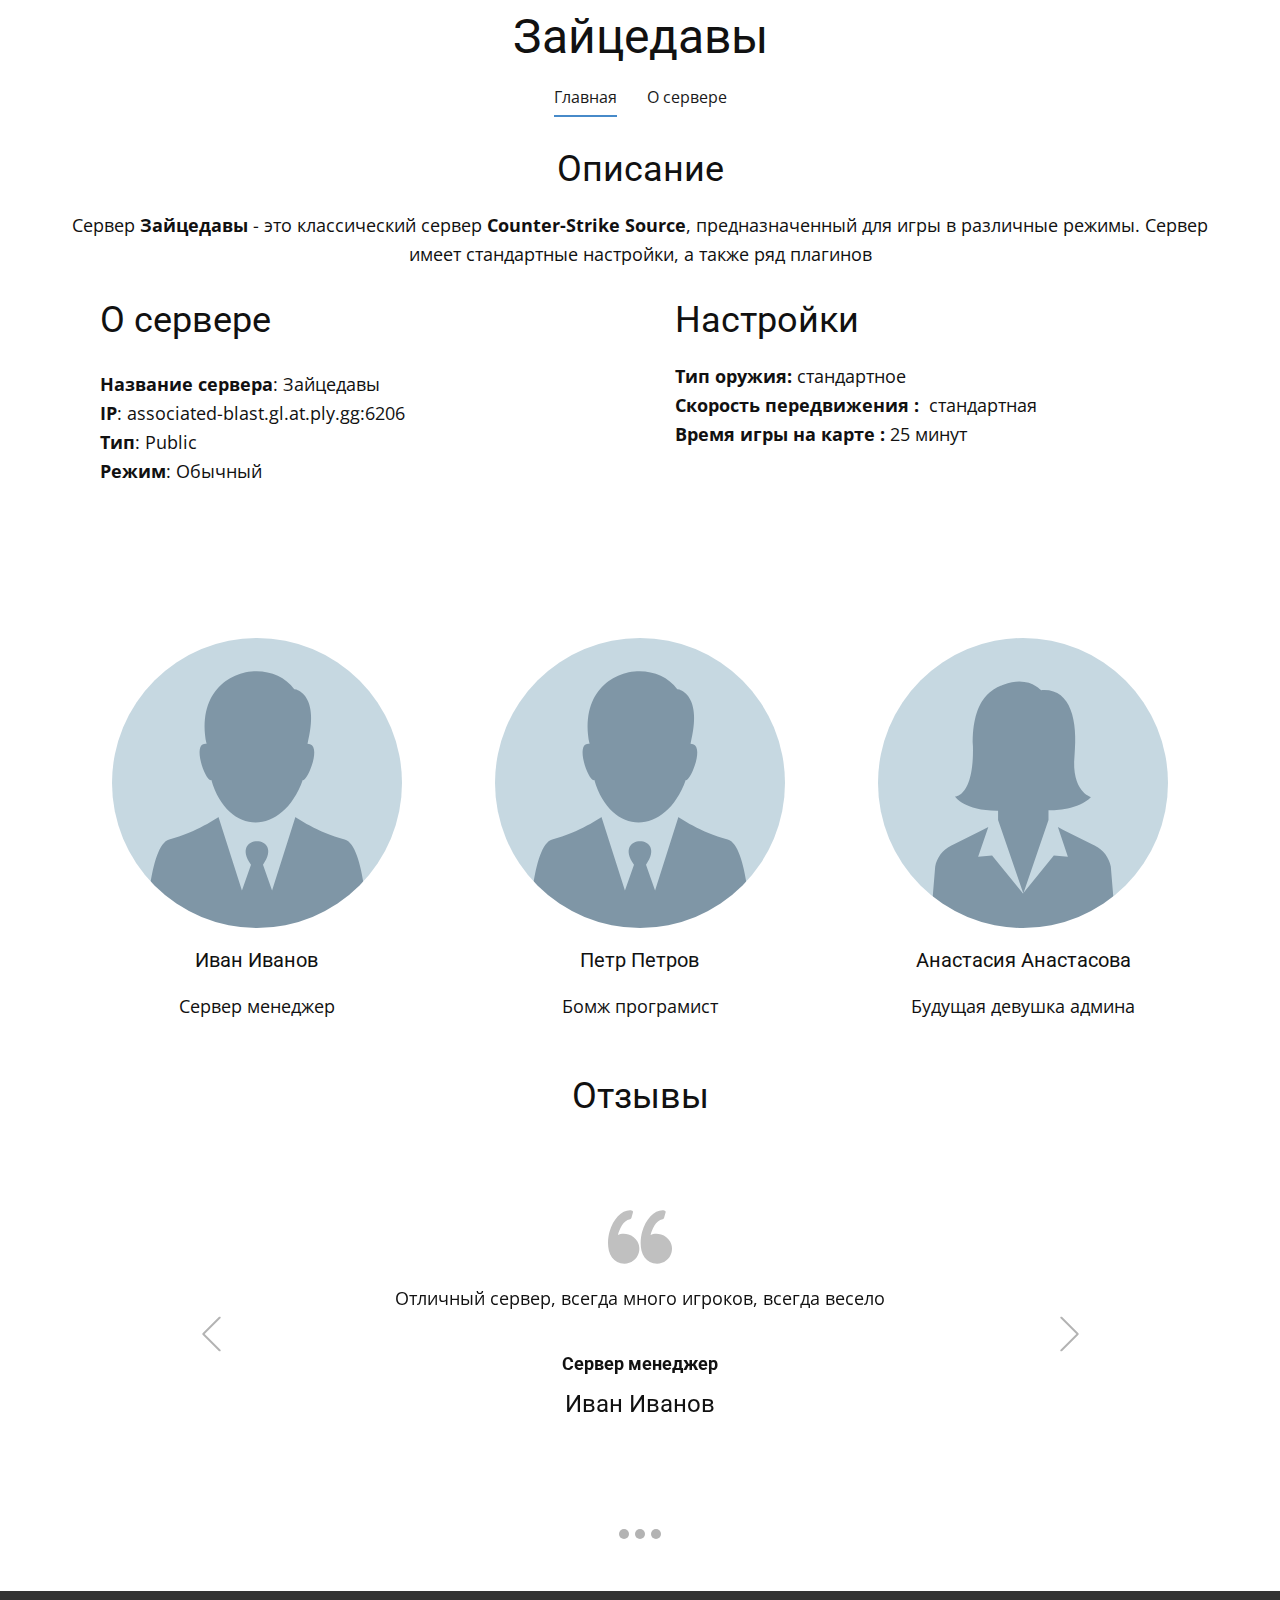
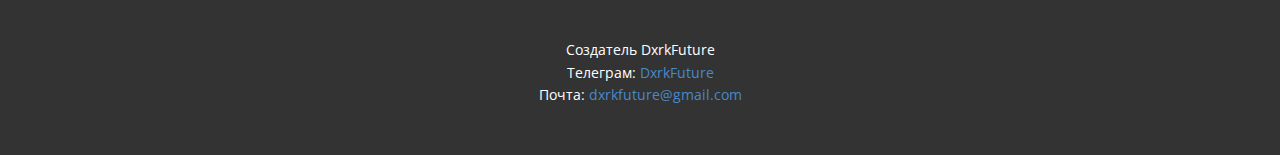
<file: index.html>
<!DOCTYPE html>
<html style="font-size: 16px;" lang="ru"><head>
    <meta name="viewport" content="width=device-width, initial-scale=1.0">
    <meta charset="utf-8">
    <meta name="keywords" content="​Зайцедавы">
    <meta name="description" content="">
    <title>Главная</title>
    <link rel="stylesheet" href="nicepage.css" media="screen">
<link rel="stylesheet" href="index.css" media="screen">
    <script class="u-script" type="text/javascript" src="jquery-1.9.1.min.js" defer=""></script>
    <script class="u-script" type="text/javascript" src="nicepage.js" defer=""></script>
    <meta name="generator" content="Nicepage 5.21.10, nicepage.com">
    <link id="u-theme-google-font" rel="stylesheet" href="https://fonts.googleapis.com/css?family=Roboto:100,100i,300,300i,400,400i,500,500i,700,700i,900,900i|Open+Sans:300,300i,400,400i,500,500i,600,600i,700,700i,800,800i">
    
    
    
    
    
    
    <script type="application/ld+json">{
		"@context": "http://schema.org",
		"@type": "Organization",
		"name": "Dxrk Future",
		"url": "/"
}</script>
    <meta name="theme-color" content="#478ac9">
    <meta property="og:title" content="Главная">
    <meta property="og:type" content="website">
    <link rel="canonical" href="/">
  <meta data-intl-tel-input-cdn-path="intlTelInput/"></head>
  <body data-home-page="https://website6042919.nicepage.io/Главная.html?version=fdf5df95-e8da-2c0c-cad7-ef6096f97761" data-home-page-title="Главная" data-path-to-root="./" data-include-products="false" class="u-body u-xl-mode" data-lang="ru"><header class="u-clearfix u-header" id="sec-9076"><div class="u-clearfix u-sheet u-valign-middle u-sheet-1">
        <h2 class="u-text u-text-default u-text-1"> Зайцедавы</h2>
        <nav class="u-menu u-menu-one-level u-offcanvas u-menu-1">
          <div class="menu-collapse">
            <a class="u-button-style u-nav-link" href="#">
              <svg class="u-svg-link" viewBox="0 0 24 24"><use xlink:href="#menu-hamburger"></use></svg>
              <svg class="u-svg-content" version="1.1" id="menu-hamburger" viewBox="0 0 16 16" x="0px" y="0px" xmlns:xlink="http://www.w3.org/1999/xlink" xmlns="http://www.w3.org/2000/svg"><g><rect y="1" width="16" height="2"></rect><rect y="7" width="16" height="2"></rect><rect y="13" width="16" height="2"></rect>
</g></svg>
            </a>
          </div>
          <div class="u-custom-menu u-nav-container">
            <ul class="u-nav u-spacing-30 u-unstyled u-nav-1"><li class="u-nav-item"><a class="u-border-2 u-border-active-palette-1-base u-border-hover-palette-1-light-1 u-border-no-left u-border-no-right u-border-no-top u-button-style u-nav-link u-text-active-grey-90 u-text-grey-90 u-text-hover-grey-90" href="index.html" style="padding: 10px 0px;">Главная</a>
</li><li class="u-nav-item"><a class="u-border-2 u-border-active-palette-1-base u-border-hover-palette-1-light-1 u-border-no-left u-border-no-right u-border-no-top u-button-style u-nav-link u-text-active-grey-90 u-text-grey-90 u-text-hover-grey-90" href="aboutserver.html" style="padding: 10px 0px;">О сервере</a>
</li></ul>
          </div>
          <div class="u-custom-menu u-nav-container-collapse">
            <div class="u-black u-container-style u-inner-container-layout u-opacity u-opacity-95 u-sidenav">
              <div class="u-inner-container-layout u-sidenav-overflow">
                <div class="u-menu-close"></div>
                <ul class="u-align-center u-nav u-popupmenu-items u-unstyled u-nav-2"><li class="u-nav-item"><a class="u-button-style u-nav-link" href="Главная.html">Главная</a>
</li><li class="u-nav-item"><a class="u-button-style u-nav-link" href="О-сервере.html">О сервере</a>
</li></ul>
              </div>
            </div>
            <div class="u-black u-menu-overlay u-opacity u-opacity-70"></div>
          </div>
        </nav>
      </div></header>
    <section class="u-clearfix u-section-1" id="sec-5d6d">
      <div class="u-clearfix u-sheet u-valign-middle u-sheet-1">
        <h3 class="u-align-center u-text u-text-default u-text-1"> Описание</h3>
        <p class="u-align-center u-text u-text-default u-text-2"> Сервер <span style="font-weight: 700;">Зайцедавы</span> - это классический сервер <span style="font-weight: 700;">Counter-Strike Source</span>, 
предназначенный для игры в различные режимы. Сервер имеет 
стандартные настройки, а также ряд плагинов
        </p>
      </div>
    </section>
    <section class="u-align-center u-clearfix u-section-2" id="sec-70a5">
      <div class="u-clearfix u-sheet u-sheet-1">
        <div class="data-layout-selected u-clearfix u-expanded-width u-gutter-10 u-layout-wrap u-layout-wrap-1">
          <div class="u-layout">
            <div class="u-layout-row">
              <div class="u-align-left u-container-style u-layout-cell u-size-30 u-layout-cell-1">
                <div class="u-container-layout u-container-layout-1">
                  <h3 class="u-text u-text-1">О сервере<br>
                  </h3>
                  <p class="u-text u-text-2">
                    <span style="font-weight: 700;">Название сервера</span>: Зайцедавы<br>
                    <span style="font-weight: 700;">IP</span>: associated-blast.gl.at.ply.gg:6206<br>
                    <span style="font-weight: 700;">Тип</span>: Public<br>
                    <span style="font-weight: 700;">Режим</span>: Обычный
                  </p>
                </div>
              </div>
              <div class="u-align-left u-container-style u-layout-cell u-right-cell u-size-30 u-layout-cell-2">
                <div class="u-container-layout u-container-layout-2">
                  <h3 class="u-text u-text-3"> Настройки</h3>
                  <p class="u-text u-text-4">
                    <span style="font-weight: 700;">Тип оружия:</span> стандартное<br>
                    <span style="font-weight: 700;">Скорость передвижения</span>
                    <span style="font-weight: 700;">:</span>&nbsp; стандартная<br>
                    <span style="font-weight: 700;">Время игры на карте</span>
                    <span style="font-weight: 700;">:</span> 25 минут<br>
                  </p>
                </div>
              </div>
            </div>
          </div>
        </div>
      </div>
    </section>
    <section class="u-clearfix u-section-3" id="sec-6291">
      <div class="u-clearfix u-sheet u-sheet-1">
        <div class="u-expanded-width u-list u-list-1">
          <div class="u-repeater u-repeater-1">
            <div class="u-align-center u-container-style u-list-item u-repeater-item">
              <div class="u-container-layout u-similar-container u-valign-top u-container-layout-1">
                <div alt="" class="u-image u-image-circle u-image-1" src="" data-image-width="500" data-image-height="500"></div>
                <h5 class="u-align-center-lg u-align-center-md u-align-center-sm u-align-center-xs u-text u-text-1"> Иван Иванов</h5>
                <p class="u-align-center-lg u-align-center-md u-align-center-sm u-align-center-xs u-text u-text-2">Сервер менеджер<br>
                </p>
              </div>
            </div>
            <div class="u-align-center u-container-style u-list-item u-repeater-item">
              <div class="u-container-layout u-similar-container u-valign-top u-container-layout-2">
                <div alt="" class="u-image u-image-circle u-image-2" src="" data-image-width="500" data-image-height="500"></div>
                <h5 class="u-text u-text-3"> Петр Петров</h5>
                <p class="u-text u-text-4">Бомж програмист<br>
                </p>
              </div>
            </div>
            <div class="u-align-center u-container-style u-list-item u-repeater-item">
              <div class="u-container-layout u-similar-container u-valign-top u-container-layout-3">
                <div alt="" class="u-image u-image-circle u-image-3" src="" data-image-width="500" data-image-height="500"></div>
                <h5 class="u-text u-text-5"> Анастасия Анастасова</h5>
                <p class="u-text u-text-6">Будущая девушка админа<br>
                </p>
              </div>
            </div>
          </div>
        </div>
      </div>
    </section>
    <section class="u-align-left u-clearfix u-section-4" id="sec-4afd">
      <div class="u-clearfix u-sheet u-sheet-1">
        <h3 class="u-align-center u-text u-text-1">Отзывы</h3>
        <div id="carousel-7b6b" data-interval="5000" data-u-ride="carousel" class="custom-expanded u-carousel u-slider u-slider-1">
          <ol class="u-absolute-hcenter u-carousel-indicators u-carousel-indicators-1">
            <li data-u-target="#carousel-7b6b" class="u-active u-grey-30 u-shape-circle" data-u-slide-to="0" style="width: 10px; height: 10px;"></li>
            <li data-u-target="#carousel-7b6b" class="u-grey-30 u-shape-circle" data-u-slide-to="1" style="width: 10px; height: 10px;"></li>
            <li data-u-target="#carousel-7b6b" class="u-grey-30 u-shape-circle" data-u-slide-to="2" style="width: 10px; height: 10px;"></li>
          </ol>
          <div class="u-carousel-inner" role="listbox">
            <div class="u-active u-carousel-item u-container-style u-slide">
              <div class="u-container-layout u-container-layout-1"><span class="u-icon u-icon-circle u-text-grey-25 u-icon-1"><svg class="u-svg-link" preserveAspectRatio="xMidYMin slice" viewBox="0 0 95.333 95.332" style=""><use xlink:href="#svg-0f6b"></use></svg><svg class="u-svg-content" viewBox="0 0 95.333 95.332" x="0px" y="0px" id="svg-0f6b" style="enable-background:new 0 0 95.333 95.332;"><g><g><path d="M30.512,43.939c-2.348-0.676-4.696-1.019-6.98-1.019c-3.527,0-6.47,0.806-8.752,1.793    c2.2-8.054,7.485-21.951,18.013-23.516c0.975-0.145,1.774-0.85,2.04-1.799l2.301-8.23c0.194-0.696,0.079-1.441-0.318-2.045    s-1.035-1.007-1.75-1.105c-0.777-0.106-1.569-0.16-2.354-0.16c-12.637,0-25.152,13.19-30.433,32.076    c-3.1,11.08-4.009,27.738,3.627,38.223c4.273,5.867,10.507,9,18.529,9.313c0.033,0.001,0.065,0.002,0.098,0.002    c9.898,0,18.675-6.666,21.345-16.209c1.595-5.705,0.874-11.688-2.032-16.851C40.971,49.307,36.236,45.586,30.512,43.939z"></path><path d="M92.471,54.413c-2.875-5.106-7.61-8.827-13.334-10.474c-2.348-0.676-4.696-1.019-6.979-1.019    c-3.527,0-6.471,0.806-8.753,1.793c2.2-8.054,7.485-21.951,18.014-23.516c0.975-0.145,1.773-0.85,2.04-1.799l2.301-8.23    c0.194-0.696,0.079-1.441-0.318-2.045c-0.396-0.604-1.034-1.007-1.75-1.105c-0.776-0.106-1.568-0.16-2.354-0.16    c-12.637,0-25.152,13.19-30.434,32.076c-3.099,11.08-4.008,27.738,3.629,38.225c4.272,5.866,10.507,9,18.528,9.312    c0.033,0.001,0.065,0.002,0.099,0.002c9.897,0,18.675-6.666,21.345-16.209C96.098,65.559,95.376,59.575,92.471,54.413z"></path>
</g>
</g></svg>
              
              
            </span>
                <p class="u-align-left u-large-text u-text u-text-default u-text-variant u-text-2"> Отличный сервер, всегда много игроков, всегда весело</p>
                <h6 class="u-align-center u-text u-text-3"> Сервер менеджер</h6>
                <h4 class="u-align-center u-text u-text-4"> Иван Иванов</h4>
              </div>
            </div>
            <div class="u-align-center u-carousel-item u-container-style u-expanded-width u-slide">
              <div class="u-container-layout u-valign-middle u-container-layout-2"><span class="u-icon u-icon-circle u-text-grey-25 u-icon-2"><svg class="u-svg-link" preserveAspectRatio="xMidYMin slice" viewBox="0 0 95.333 95.332" style=""><use xlink:href="#svg-2274"></use></svg><svg class="u-svg-content" viewBox="0 0 95.333 95.332" x="0px" y="0px" id="svg-2274" style="enable-background:new 0 0 95.333 95.332;"><g><g><path d="M30.512,43.939c-2.348-0.676-4.696-1.019-6.98-1.019c-3.527,0-6.47,0.806-8.752,1.793    c2.2-8.054,7.485-21.951,18.013-23.516c0.975-0.145,1.774-0.85,2.04-1.799l2.301-8.23c0.194-0.696,0.079-1.441-0.318-2.045    s-1.035-1.007-1.75-1.105c-0.777-0.106-1.569-0.16-2.354-0.16c-12.637,0-25.152,13.19-30.433,32.076    c-3.1,11.08-4.009,27.738,3.627,38.223c4.273,5.867,10.507,9,18.529,9.313c0.033,0.001,0.065,0.002,0.098,0.002    c9.898,0,18.675-6.666,21.345-16.209c1.595-5.705,0.874-11.688-2.032-16.851C40.971,49.307,36.236,45.586,30.512,43.939z"></path><path d="M92.471,54.413c-2.875-5.106-7.61-8.827-13.334-10.474c-2.348-0.676-4.696-1.019-6.979-1.019    c-3.527,0-6.471,0.806-8.753,1.793c2.2-8.054,7.485-21.951,18.014-23.516c0.975-0.145,1.773-0.85,2.04-1.799l2.301-8.23    c0.194-0.696,0.079-1.441-0.318-2.045c-0.396-0.604-1.034-1.007-1.75-1.105c-0.776-0.106-1.568-0.16-2.354-0.16    c-12.637,0-25.152,13.19-30.434,32.076c-3.099,11.08-4.008,27.738,3.629,38.225c4.272,5.866,10.507,9,18.528,9.312    c0.033,0.001,0.065,0.002,0.099,0.002c9.897,0,18.675-6.666,21.345-16.209C96.098,65.559,95.376,59.575,92.471,54.413z"></path>
</g>
</g></svg>
              
              
            </span>
                <p class="u-align-center u-large-text u-text u-text-default u-text-variant u-text-5"> Сервер хорошо настроен, плагины работают без проблем</p>
                <h6 class="u-align-center u-text u-text-6"> Бомж програмист</h6>
                <h4 class="u-align-center u-text u-text-7"> Петр Петров </h4>
              </div>
            </div>
            <div class="u-align-center u-carousel-item u-container-style u-expanded-width u-slide">
              <div class="u-container-layout u-valign-middle u-container-layout-3"><span class="u-icon u-icon-circle u-text-grey-25 u-icon-3"><svg class="u-svg-link" preserveAspectRatio="xMidYMin slice" viewBox="0 0 95.333 95.332" style=""><use xlink:href="#svg-fa46"></use></svg><svg class="u-svg-content" viewBox="0 0 95.333 95.332" x="0px" y="0px" id="svg-fa46" style="enable-background:new 0 0 95.333 95.332;"><g><g><path d="M30.512,43.939c-2.348-0.676-4.696-1.019-6.98-1.019c-3.527,0-6.47,0.806-8.752,1.793    c2.2-8.054,7.485-21.951,18.013-23.516c0.975-0.145,1.774-0.85,2.04-1.799l2.301-8.23c0.194-0.696,0.079-1.441-0.318-2.045    s-1.035-1.007-1.75-1.105c-0.777-0.106-1.569-0.16-2.354-0.16c-12.637,0-25.152,13.19-30.433,32.076    c-3.1,11.08-4.009,27.738,3.627,38.223c4.273,5.867,10.507,9,18.529,9.313c0.033,0.001,0.065,0.002,0.098,0.002    c9.898,0,18.675-6.666,21.345-16.209c1.595-5.705,0.874-11.688-2.032-16.851C40.971,49.307,36.236,45.586,30.512,43.939z"></path><path d="M92.471,54.413c-2.875-5.106-7.61-8.827-13.334-10.474c-2.348-0.676-4.696-1.019-6.979-1.019    c-3.527,0-6.471,0.806-8.753,1.793c2.2-8.054,7.485-21.951,18.014-23.516c0.975-0.145,1.773-0.85,2.04-1.799l2.301-8.23    c0.194-0.696,0.079-1.441-0.318-2.045c-0.396-0.604-1.034-1.007-1.75-1.105c-0.776-0.106-1.568-0.16-2.354-0.16    c-12.637,0-25.152,13.19-30.434,32.076c-3.099,11.08-4.008,27.738,3.629,38.225c4.272,5.866,10.507,9,18.528,9.312    c0.033,0.001,0.065,0.002,0.099,0.002c9.897,0,18.675-6.666,21.345-16.209C96.098,65.559,95.376,59.575,92.471,54.413z"></path>
</g>
</g></svg>
              
              
            </span>
                <p class="u-align-center u-large-text u-text u-text-default u-text-variant u-text-8"> Рекомендую этот сервер всем, кто любит играть в Counter-Strike Source</p>
                <h6 class="u-align-center u-text u-text-9">Девушка с VIP<br>
                </h6>
                <h4 class="u-align-center u-text u-text-10"> Анастасия Анастасова</h4>
              </div>
            </div>
          </div>
          <a class="u-absolute-vcenter u-carousel-control u-carousel-control-prev u-text-grey-30 u-carousel-control-1" href="#carousel-7b6b" role="button" data-u-slide="prev">
            <span aria-hidden="true">
              <svg viewBox="0 0 477.175 477.175"><path d="M145.188,238.575l215.5-215.5c5.3-5.3,5.3-13.8,0-19.1s-13.8-5.3-19.1,0l-225.1,225.1c-5.3,5.3-5.3,13.8,0,19.1l225.1,225
                    c2.6,2.6,6.1,4,9.5,4s6.9-1.3,9.5-4c5.3-5.3,5.3-13.8,0-19.1L145.188,238.575z"></path></svg>
            </span>
            <span class="sr-only">+Previous</span>
          </a>
          <a class="u-absolute-vcenter u-carousel-control u-carousel-control-next u-text-grey-30 u-carousel-control-2" href="#carousel-7b6b" role="button" data-u-slide="next">
            <span aria-hidden="true">
              <svg viewBox="0 0 477.175 477.175"><path d="M360.731,229.075l-225.1-225.1c-5.3-5.3-13.8-5.3-19.1,0s-5.3,13.8,0,19.1l215.5,215.5l-215.5,215.5
                    c-5.3,5.3-5.3,13.8,0,19.1c2.6,2.6,6.1,4,9.5,4c3.4,0,6.9-1.3,9.5-4l225.1-225.1C365.931,242.875,365.931,234.275,360.731,229.075z"></path></svg>
            </span>
            <span class="sr-only">+Next</span>
          </a>
        </div>
      </div>
    </section>
    
    
    
    <footer class="u-align-center u-clearfix u-footer u-grey-80 u-footer" id="sec-3698"><div class="u-clearfix u-sheet u-sheet-1">
        <p class="u-small-text u-text u-text-variant u-text-1">Создатель DxrkFuture<br>Телеграм: <a href="https://t.me/DxrkFuture" class="u-active-none u-border-none u-btn u-button-link u-button-style u-hover-none u-none u-text-palette-1-base u-btn-1" target="_blank">DxrkFuture</a>
          <br>Почта: <a href="mailto:dxrkfuture@gmail.com?subject=%D0%A1%D0%BE%D0%BE%D0%B1%D1%89%D0%B5%D0%BD%D0%B8%D0%B5%20%D0%BE%20%D0%BF%D1%80%D0%BE%D0%B1%D0%BB%D0%B5%D0%BC%D0%B5" class="u-active-none u-border-none u-btn u-button-link u-button-style u-hover-none u-none u-text-palette-1-base u-btn-2">dxrkfuture@gmail.com</a>
          <br>
        </p>
      </div>
    </footer>  
</body></html>
</file>
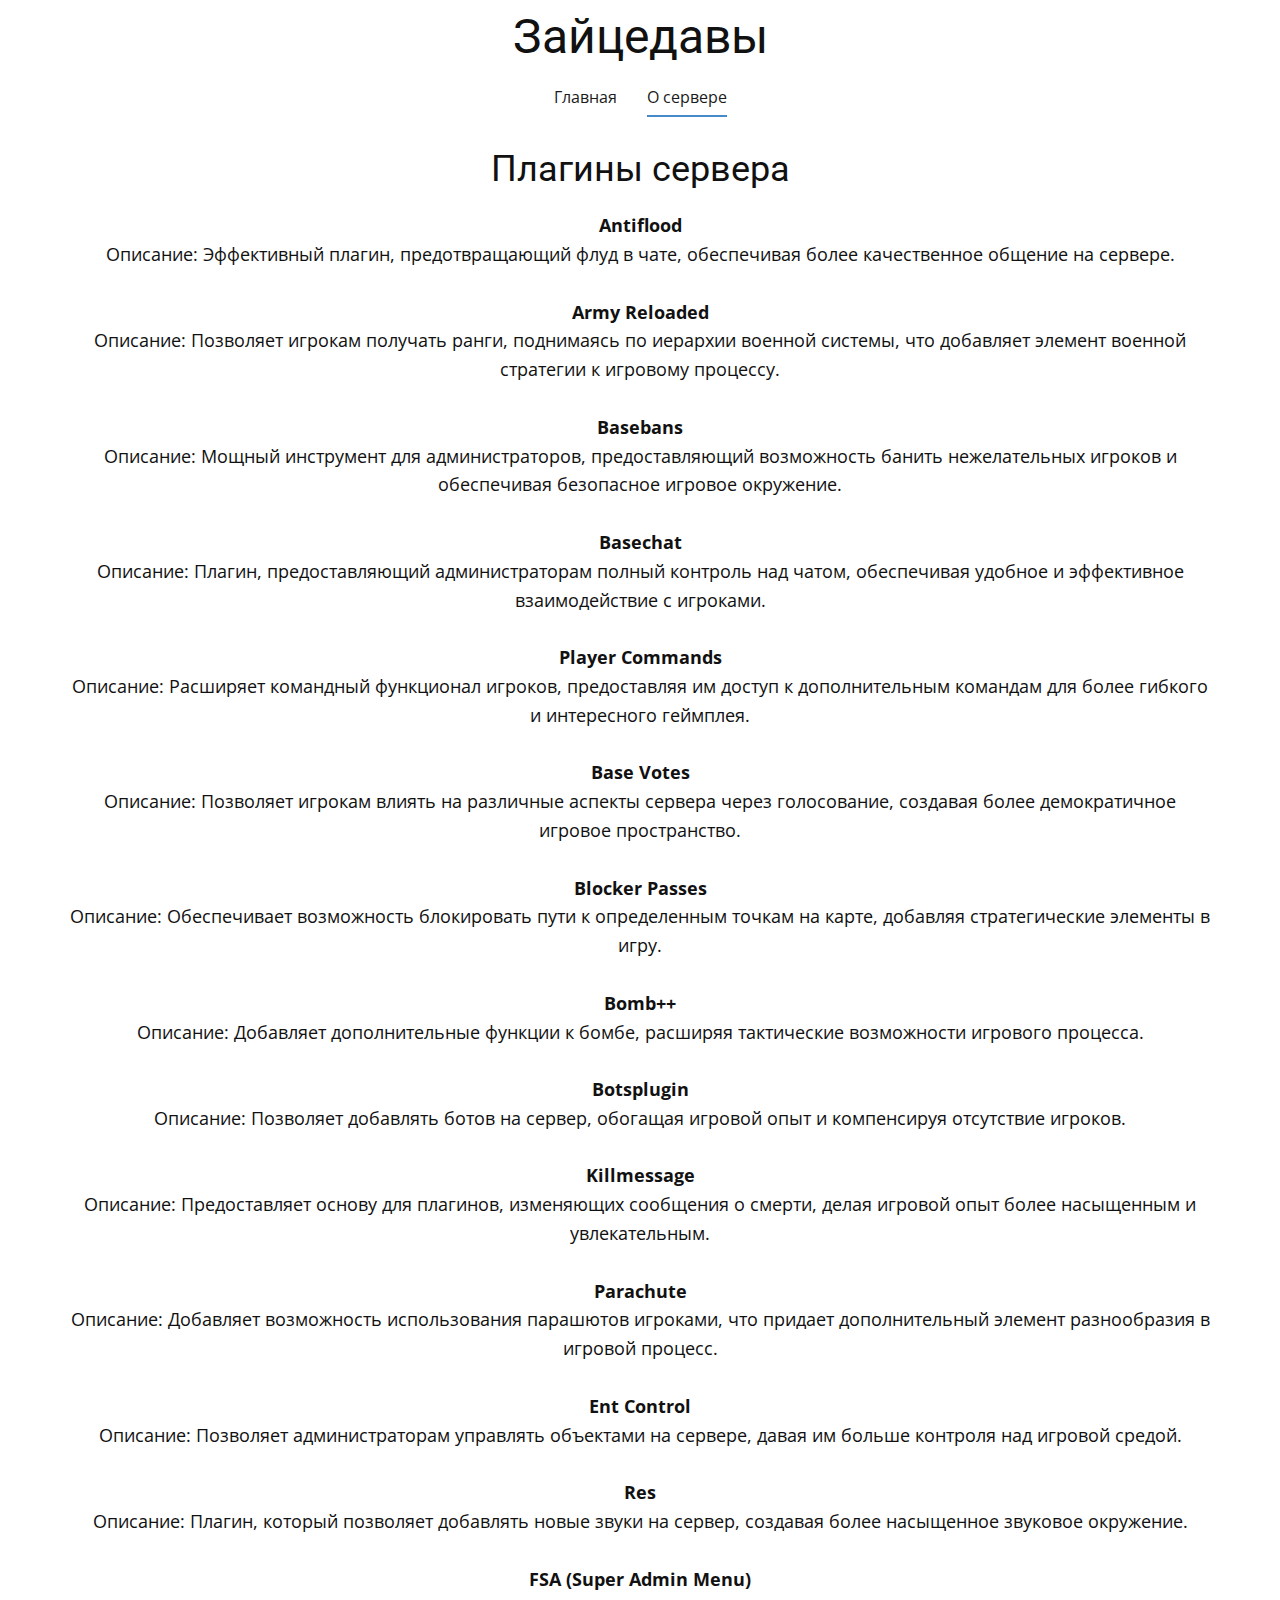
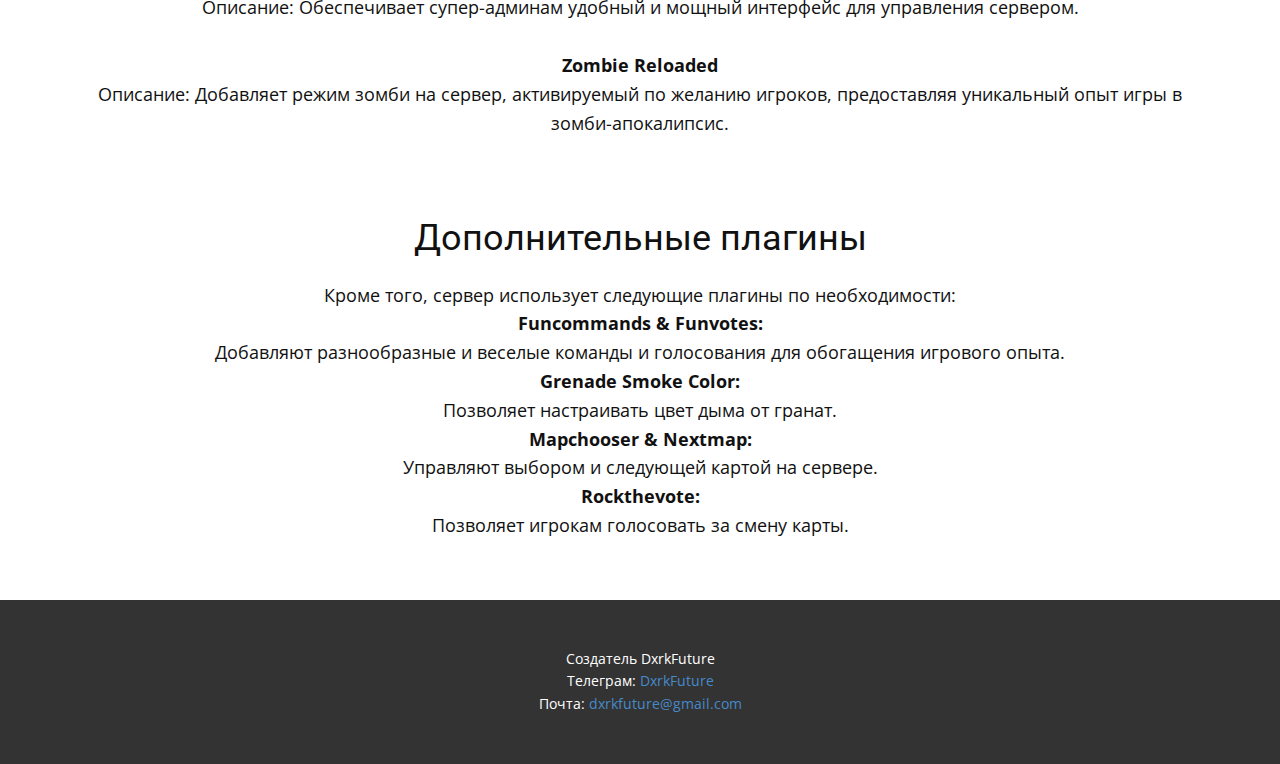
<file: aboutserver.html>
<!DOCTYPE html>
<html style="font-size: 16px;" lang="ru"><head>
    <meta name="viewport" content="width=device-width, initial-scale=1.0">
    <meta charset="utf-8">
    <meta name="keywords" content="​Зайцедавы">
    <meta name="description" content="">
    <title>О сервере</title>
    <link rel="stylesheet" href="nicepage.css" media="screen">
<link rel="stylesheet" href="aboutserver.css" media="screen">
    <script class="u-script" type="text/javascript" src="jquery-1.9.1.min.js" defer=""></script>
    <script class="u-script" type="text/javascript" src="nicepage.js" defer=""></script>
    <meta name="generator" content="Nicepage 5.21.10, nicepage.com">
    <link id="u-theme-google-font" rel="stylesheet" href="https://fonts.googleapis.com/css?family=Roboto:100,100i,300,300i,400,400i,500,500i,700,700i,900,900i|Open+Sans:300,300i,400,400i,500,500i,600,600i,700,700i,800,800i">
    
    
    
    
    <script type="application/ld+json">{
		"@context": "http://schema.org",
		"@type": "Organization",
		"name": "Dxrk Future"
}</script>
    <meta name="theme-color" content="#478ac9">
    <meta property="og:title" content="О сервере">
    <meta property="og:type" content="website">
  <meta data-intl-tel-input-cdn-path="intlTelInput/"></head>
  <body data-path-to-root="./" data-include-products="false" class="u-body u-xl-mode" data-lang="ru"><header class="u-clearfix u-header" id="sec-9076"><div class="u-clearfix u-sheet u-valign-middle u-sheet-1">
        <h2 class="u-text u-text-default u-text-1"> Зайцедавы</h2>
        <nav class="u-menu u-menu-one-level u-offcanvas u-menu-1">
          <div class="menu-collapse">
            <a class="u-button-style u-nav-link" href="#">
              <svg class="u-svg-link" viewBox="0 0 24 24"><use xlink:href="#menu-hamburger"></use></svg>
              <svg class="u-svg-content" version="1.1" id="menu-hamburger" viewBox="0 0 16 16" x="0px" y="0px" xmlns:xlink="http://www.w3.org/1999/xlink" xmlns="http://www.w3.org/2000/svg"><g><rect y="1" width="16" height="2"></rect><rect y="7" width="16" height="2"></rect><rect y="13" width="16" height="2"></rect>
</g></svg>
            </a>
          </div>
          <div class="u-custom-menu u-nav-container">
            <ul class="u-nav u-spacing-30 u-unstyled u-nav-1"><li class="u-nav-item"><a class="u-border-2 u-border-active-palette-1-base u-border-hover-palette-1-light-1 u-border-no-left u-border-no-right u-border-no-top u-button-style u-nav-link u-text-active-grey-90 u-text-grey-90 u-text-hover-grey-90" href="index.html" style="padding: 10px 0px;">Главная</a>
</li><li class="u-nav-item"><a class="u-border-2 u-border-active-palette-1-base u-border-hover-palette-1-light-1 u-border-no-left u-border-no-right u-border-no-top u-button-style u-nav-link u-text-active-grey-90 u-text-grey-90 u-text-hover-grey-90" href="aboutserver.html" style="padding: 10px 0px;">О сервере</a>
</li></ul>
          </div>
          <div class="u-custom-menu u-nav-container-collapse">
            <div class="u-black u-container-style u-inner-container-layout u-opacity u-opacity-95 u-sidenav">
              <div class="u-inner-container-layout u-sidenav-overflow">
                <div class="u-menu-close"></div>
                <ul class="u-align-center u-nav u-popupmenu-items u-unstyled u-nav-2"><li class="u-nav-item"><a class="u-button-style u-nav-link" href="Главная.html">Главная</a>
</li><li class="u-nav-item"><a class="u-button-style u-nav-link" href="О-сервере.html">О сервере</a>
</li></ul>
              </div>
            </div>
            <div class="u-black u-menu-overlay u-opacity u-opacity-70"></div>
          </div>
        </nav>
      </div></header>
    <section class="u-clearfix u-section-1" id="sec-7176">
      <div class="u-clearfix u-sheet u-sheet-1">
        <h3 class="u-align-center u-text u-text-default u-text-1">Плагины сервера<br>
        </h3>
        <p class="u-align-center u-text u-text-default u-text-2">
          <span style="font-weight: 700;">Antiflood</span>
          <br>Описание: Эффективный плагин, предотвращающий флуд в чате, обеспечивая более качественное общение на сервере.<br>
          <br>
          <span style="font-weight: 700;">Army Reloaded</span>
          <br>Описание: Позволяет игрокам получать ранги, поднимаясь по иерархии военной системы, что добавляет элемент военной стратегии к игровому процессу.<br>
          <br>
          <span style="font-weight: 700;">Basebans</span>
          <br>Описание: Мощный инструмент для администраторов, предоставляющий возможность банить нежелательных игроков и обеспечивая безопасное игровое окружение.<br>
          <br>
          <span style="font-weight: 700;">Basechat</span>
          <br>Описание: Плагин, предоставляющий администраторам полный контроль над чатом, обеспечивая удобное и эффективное взаимодействие с игроками.<br>
          <br>
          <span style="font-weight: 700;">Player Commands</span>
          <br>Описание: Расширяет командный функционал игроков, предоставляя им доступ к дополнительным командам для более гибкого и интересного геймплея.<br>
          <br>
          <span style="font-weight: 700;">Base Votes</span>
          <br>Описание: Позволяет игрокам влиять на различные аспекты сервера через голосование, создавая более демократичное игровое пространство.<br>
          <br>
          <span style="font-weight: 700;">Blocker Passes</span>
          <br>Описание: Обеспечивает возможность блокировать пути к определенным точкам на карте, добавляя стратегические элементы в игру.<br>
          <br>
          <span style="font-weight: 700;">Bomb++</span>
          <br>Описание: Добавляет дополнительные функции к бомбе, расширяя тактические возможности игрового процесса.<br>
          <br>
          <span style="font-weight: 700;">Botsplugin</span>
          <br>Описание: Позволяет добавлять ботов на сервер, обогащая игровой опыт и компенсируя отсутствие игроков.<br>
          <br>
          <span style="font-weight: 700;">Killmessage</span>
          <br>Описание: Предоставляет основу для плагинов, изменяющих сообщения о смерти, делая игровой опыт более насыщенным и увлекательным.<br>
          <br>
          <span style="font-weight: 700;">Parachute</span>
          <br>Описание: Добавляет возможность использования парашютов игроками, что придает дополнительный элемент разнообразия в игровой процесс.<br>
          <br>
          <span style="font-weight: 700;">Ent Control</span>
          <br>Описание: Позволяет администраторам управлять объектами на сервере, давая им больше контроля над игровой средой.<br>
          <br>
          <span style="font-weight: 700;">Res</span>
          <br>Описание: Плагин, который позволяет добавлять новые звуки на сервер, создавая более насыщенное звуковое окружение.<br>
          <br>
          <span style="font-weight: 700;">FSA (Super Admin Menu)</span>
          <br>Описание: Обеспечивает супер-админам удобный и мощный интерфейс для управления сервером.<br>
          <br>
          <span style="font-weight: 700;">Zombie Reloaded</span>
          <br>Описание: Добавляет режим зомби на сервер, активируемый по желанию игроков, предоставляя уникальный опыт игры в зомби-апокалипсис.
        </p>
      </div>
    </section>
    <section class="u-clearfix u-section-2" id="sec-cfad">
      <div class="u-clearfix u-sheet u-sheet-1">
        <h3 class="u-align-center u-text u-text-default u-text-1">Дополнительные плагины<br>
        </h3>
        <p class="u-align-center u-text u-text-default u-text-2"> Кроме того, сервер использует следующие плагины по необходимости:<br>
          <span style="font-weight: 700;">Funcommands &amp; Funvotes: </span>
          <br>Добавляют разнообразные и веселые команды и голосования для обогащения игрового опыта.<br>
          <span style="font-weight: 700;">Grenade Smoke Color: </span>
          <br>Позволяет настраивать цвет дыма от гранат.<br>
          <span style="font-weight: 700;">Mapchooser &amp; Nextmap: </span>
          <br>Управляют выбором и следующей картой на сервере.<br>
          <span style="font-weight: 700;">Rockthevote: </span>
          <br>Позволяет игрокам голосовать за смену карты.<br>
        </p>
      </div>
    </section>
    
    
    
    <footer class="u-align-center u-clearfix u-footer u-grey-80 u-footer" id="sec-3698"><div class="u-clearfix u-sheet u-sheet-1">
        <p class="u-small-text u-text u-text-variant u-text-1">Создатель DxrkFuture<br>Телеграм: <a href="https://t.me/DxrkFuture" class="u-active-none u-border-none u-btn u-button-link u-button-style u-hover-none u-none u-text-palette-1-base u-btn-1" target="_blank">DxrkFuture</a>
          <br>Почта: <a href="mailto:dxrkfuture@gmail.com?subject=%D0%A1%D0%BE%D0%BE%D0%B1%D1%89%D0%B5%D0%BD%D0%B8%D0%B5%20%D0%BE%20%D0%BF%D1%80%D0%BE%D0%B1%D0%BB%D0%B5%D0%BC%D0%B5" class="u-active-none u-border-none u-btn u-button-link u-button-style u-hover-none u-none u-text-palette-1-base u-btn-2">dxrkfuture@gmail.com</a>
          <br>
        </p>
      </div>
    </footer>
</body></html>
</file>
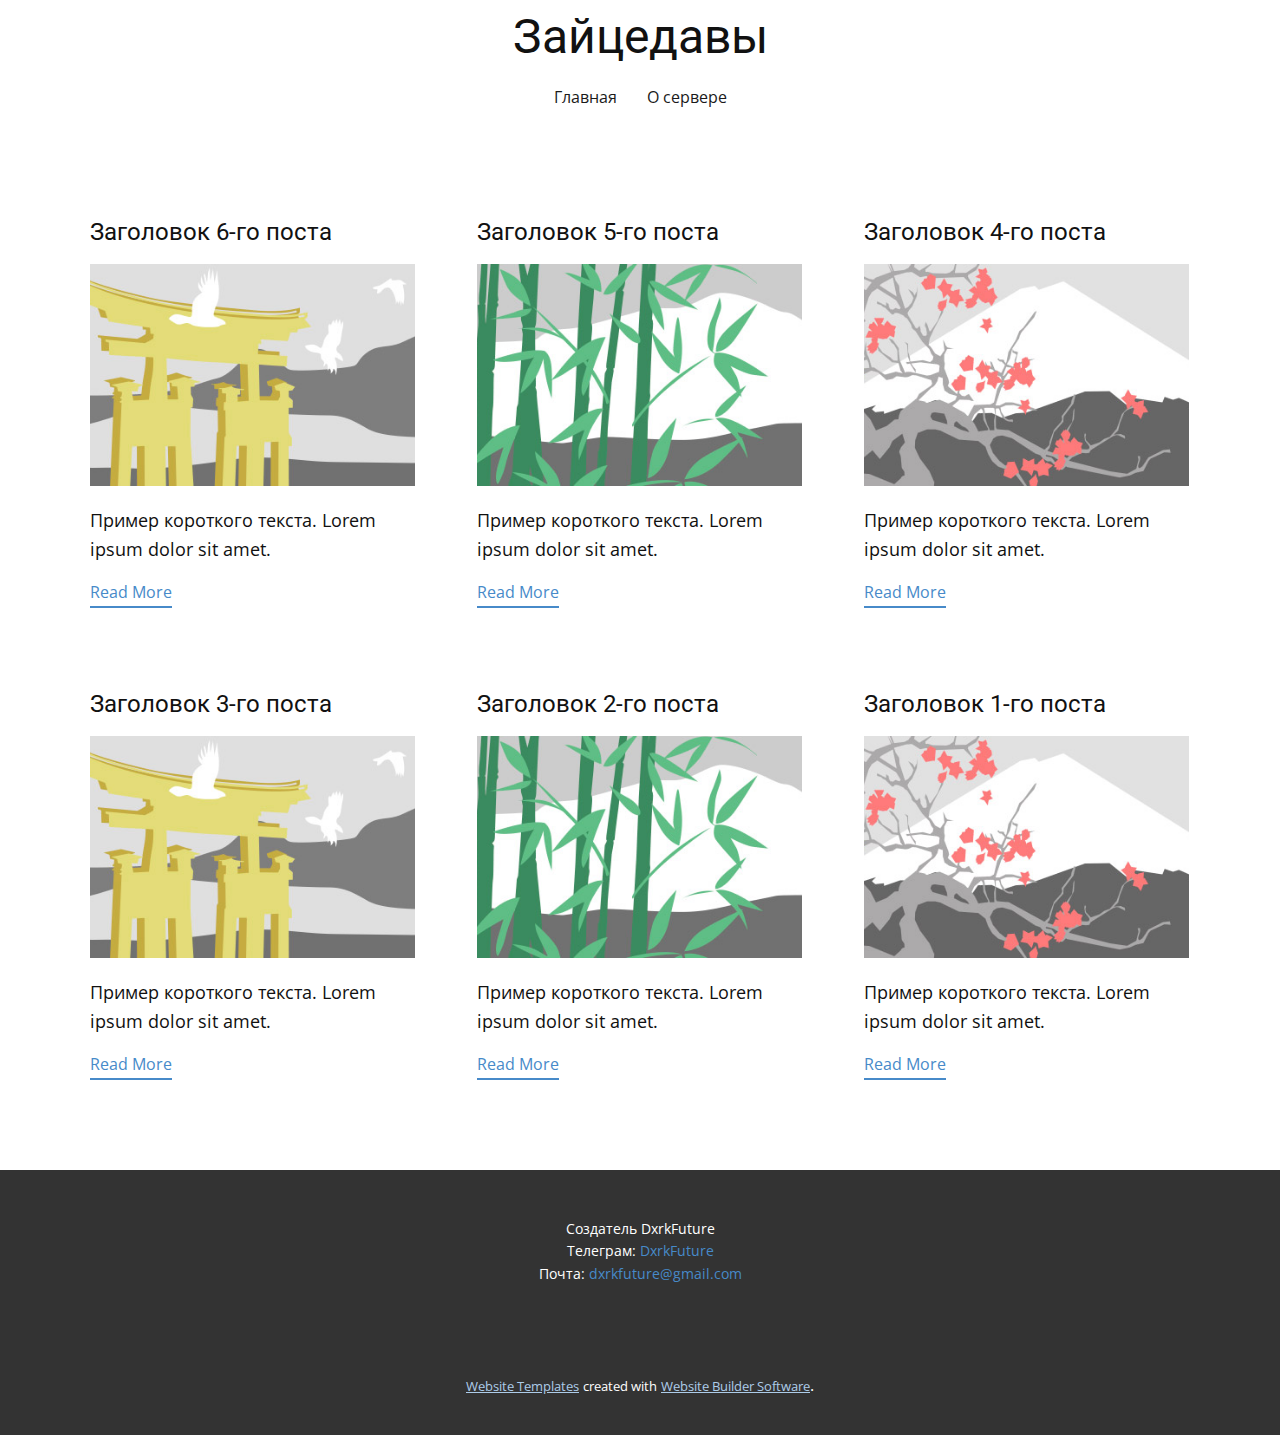
<file: blog/blog.html>
<!DOCTYPE html>
<html style="font-size: 16px;" lang="ru"><head>
    <meta name="viewport" content="width=device-width, initial-scale=1.0">
    <meta charset="utf-8">
    <meta name="keywords" content="​Зайцедавы">
    <meta name="description" content="">
    <title>Блог</title>
    <link rel="stylesheet" href="../nicepage.css" media="screen">
<link rel="stylesheet" href="../Blog-Template.css" media="screen">
    <script class="u-script" type="text/javascript" src="../jquery-1.9.1.min.js" defer=""></script>
    <script class="u-script" type="text/javascript" src="../nicepage.js" defer=""></script>
    <meta name="generator" content="Nicepage 5.21.10, nicepage.com">
    <link id="u-theme-google-font" rel="stylesheet" href="https://fonts.googleapis.com/css?family=Roboto:100,100i,300,300i,400,400i,500,500i,700,700i,900,900i|Open+Sans:300,300i,400,400i,500,500i,600,600i,700,700i,800,800i">
    
    
    
    <script type="application/ld+json">{
		"@context": "http://schema.org",
		"@type": "Organization",
		"name": "Dxrk Future"
}</script>
    <meta name="theme-color" content="#478ac9">
  <meta data-intl-tel-input-cdn-path="intlTelInput/"></head>
  <body data-path-to-root="./" data-include-products="false" class="u-body u-xl-mode" data-lang="ru"><header class="u-clearfix u-header" id="sec-9076"><div class="u-clearfix u-sheet u-valign-middle u-sheet-1">
        <h2 class="u-text u-text-default u-text-1"> Зайцедавы</h2>
        <nav class="u-menu u-menu-one-level u-offcanvas u-menu-1">
          <div class="menu-collapse">
            <a class="u-button-style u-nav-link" href="#">
              <svg class="u-svg-link" viewBox="0 0 24 24"><use xlink:href="#menu-hamburger"></use></svg>
              <svg class="u-svg-content" version="1.1" id="menu-hamburger" viewBox="0 0 16 16" x="0px" y="0px" xmlns:xlink="http://www.w3.org/1999/xlink" xmlns="http://www.w3.org/2000/svg"><g><rect y="1" width="16" height="2"></rect><rect y="7" width="16" height="2"></rect><rect y="13" width="16" height="2"></rect>
</g></svg>
            </a>
          </div>
          <div class="u-custom-menu u-nav-container">
            <ul class="u-nav u-spacing-30 u-unstyled u-nav-1"><li class="u-nav-item"><a class="u-border-2 u-border-active-palette-1-base u-border-hover-palette-1-light-1 u-border-no-left u-border-no-right u-border-no-top u-button-style u-nav-link u-text-active-grey-90 u-text-grey-90 u-text-hover-grey-90" href="../Главная.html" style="padding: 10px 0px;">Главная</a>
</li><li class="u-nav-item"><a class="u-border-2 u-border-active-palette-1-base u-border-hover-palette-1-light-1 u-border-no-left u-border-no-right u-border-no-top u-button-style u-nav-link u-text-active-grey-90 u-text-grey-90 u-text-hover-grey-90" href="../О-сервере.html" style="padding: 10px 0px;">О сервере</a>
</li></ul>
          </div>
          <div class="u-custom-menu u-nav-container-collapse">
            <div class="u-black u-container-style u-inner-container-layout u-opacity u-opacity-95 u-sidenav">
              <div class="u-inner-container-layout u-sidenav-overflow">
                <div class="u-menu-close"></div>
                <ul class="u-align-center u-nav u-popupmenu-items u-unstyled u-nav-2"><li class="u-nav-item"><a class="u-button-style u-nav-link" href="../Главная.html">Главная</a>
</li><li class="u-nav-item"><a class="u-button-style u-nav-link" href="../О-сервере.html">О сервере</a>
</li></ul>
              </div>
            </div>
            <div class="u-black u-menu-overlay u-opacity u-opacity-70"></div>
          </div>
        </nav>
      </div></header>
    <section class="u-clearfix u-section-1" id="sec-105c">
      <div class="u-clearfix u-sheet u-valign-middle u-sheet-1"><!--blog--><!--blog_options_json--><!--{"type":"Recent","source":"","tags":"","count":""}--><!--/blog_options_json-->
        <div class="u-blog u-expanded-width u-repeater u-repeater-1"><!--blog_post-->
          <div class="u-blog-post u-container-style u-repeater-item u-white u-repeater-item-1">
            <div class="u-container-layout u-similar-container u-valign-top u-container-layout-1"><!--blog_post_header-->
              <h4 class="u-blog-control u-text u-text-1">
                <a class="u-post-header-link" href="../blog/пост-5.html">Заголовок 6-го поста</a>
              </h4><!--/blog_post_header--><!--blog_post_image-->
              <a class="u-post-header-link" href="../blog/пост-5.html"><img alt="" class="u-blog-control u-expanded-width u-image u-image-default u-image-1" src="../images/8ad73f3c.jpeg"></a><!--/blog_post_image--><!--blog_post_content-->
              <div class="u-blog-control u-post-content u-text u-text-2 fr-view">Пример короткого текста. Lorem ipsum dolor sit amet.</div><!--/blog_post_content--><!--blog_post_readmore-->
              <a href="../blog/пост-5.html" class="u-blog-control u-border-2 u-border-palette-1-base u-btn u-btn-rectangle u-button-style u-none u-btn-1"><!--blog_post_readmore_content--><!--options_json--><!--{"content":"Read More","defaultValue":"Читать дальше"}--><!--/options_json-->Read More<!--/blog_post_readmore_content--></a><!--/blog_post_readmore-->
            </div>
          </div><div class="u-blog-post u-container-style u-repeater-item u-video-cover u-white">
            <div class="u-container-layout u-similar-container u-valign-top u-container-layout-2"><!--blog_post_header-->
              <h4 class="u-blog-control u-text u-text-3">
                <a class="u-post-header-link" href="../blog/пост-4.html">Заголовок 5-го поста</a>
              </h4><!--/blog_post_header--><!--blog_post_image-->
              <a class="u-post-header-link" href="../blog/пост-4.html"><img alt="" class="u-blog-control u-expanded-width u-image u-image-default u-image-2" src="../images/68f64b9d.jpeg"></a><!--/blog_post_image--><!--blog_post_content-->
              <div class="u-blog-control u-post-content u-text u-text-4 fr-view">Пример короткого текста. Lorem ipsum dolor sit amet.</div><!--/blog_post_content--><!--blog_post_readmore-->
              <a href="../blog/пост-4.html" class="u-blog-control u-border-2 u-border-palette-1-base u-btn u-btn-rectangle u-button-style u-none u-btn-2"><!--blog_post_readmore_content--><!--options_json--><!--{"content":"Read More","defaultValue":"Читать дальше"}--><!--/options_json-->Read More<!--/blog_post_readmore_content--></a><!--/blog_post_readmore-->
            </div>
          </div><div class="u-blog-post u-container-style u-repeater-item u-video-cover u-white">
            <div class="u-container-layout u-similar-container u-valign-top u-container-layout-3"><!--blog_post_header-->
              <h4 class="u-blog-control u-text u-text-5">
                <a class="u-post-header-link" href="../blog/пост-3.html">Заголовок 4-го поста</a>
              </h4><!--/blog_post_header--><!--blog_post_image-->
              <a class="u-post-header-link" href="../blog/пост-3.html"><img alt="" class="u-blog-control u-expanded-width u-image u-image-default u-image-3" src="../images/0fd3416c.jpeg"></a><!--/blog_post_image--><!--blog_post_content-->
              <div class="u-blog-control u-post-content u-text u-text-6 fr-view">Пример короткого текста. Lorem ipsum dolor sit amet.</div><!--/blog_post_content--><!--blog_post_readmore-->
              <a href="../blog/пост-3.html" class="u-blog-control u-border-2 u-border-palette-1-base u-btn u-btn-rectangle u-button-style u-none u-btn-3"><!--blog_post_readmore_content--><!--options_json--><!--{"content":"Read More","defaultValue":"Читать дальше"}--><!--/options_json-->Read More<!--/blog_post_readmore_content--></a><!--/blog_post_readmore-->
            </div>
          </div><div class="u-blog-post u-container-style u-repeater-item u-white u-repeater-item-1">
            <div class="u-container-layout u-similar-container u-valign-top u-container-layout-1"><!--blog_post_header-->
              <h4 class="u-blog-control u-text u-text-1">
                <a class="u-post-header-link" href="../blog/пост-2.html">Заголовок 3-го поста</a>
              </h4><!--/blog_post_header--><!--blog_post_image-->
              <a class="u-post-header-link" href="../blog/пост-2.html"><img alt="" class="u-blog-control u-expanded-width u-image u-image-default u-image-1" src="../images/8ad73f3c.jpeg"></a><!--/blog_post_image--><!--blog_post_content-->
              <div class="u-blog-control u-post-content u-text u-text-2 fr-view">Пример короткого текста. Lorem ipsum dolor sit amet.</div><!--/blog_post_content--><!--blog_post_readmore-->
              <a href="../blog/пост-2.html" class="u-blog-control u-border-2 u-border-palette-1-base u-btn u-btn-rectangle u-button-style u-none u-btn-1"><!--blog_post_readmore_content--><!--options_json--><!--{"content":"Read More","defaultValue":"Читать дальше"}--><!--/options_json-->Read More<!--/blog_post_readmore_content--></a><!--/blog_post_readmore-->
            </div>
          </div><div class="u-blog-post u-container-style u-repeater-item u-video-cover u-white">
            <div class="u-container-layout u-similar-container u-valign-top u-container-layout-2"><!--blog_post_header-->
              <h4 class="u-blog-control u-text u-text-3">
                <a class="u-post-header-link" href="../blog/пост-1.html">Заголовок 2-го поста</a>
              </h4><!--/blog_post_header--><!--blog_post_image-->
              <a class="u-post-header-link" href="../blog/пост-1.html"><img alt="" class="u-blog-control u-expanded-width u-image u-image-default u-image-2" src="../images/68f64b9d.jpeg"></a><!--/blog_post_image--><!--blog_post_content-->
              <div class="u-blog-control u-post-content u-text u-text-4 fr-view">Пример короткого текста. Lorem ipsum dolor sit amet.</div><!--/blog_post_content--><!--blog_post_readmore-->
              <a href="../blog/пост-1.html" class="u-blog-control u-border-2 u-border-palette-1-base u-btn u-btn-rectangle u-button-style u-none u-btn-2"><!--blog_post_readmore_content--><!--options_json--><!--{"content":"Read More","defaultValue":"Читать дальше"}--><!--/options_json-->Read More<!--/blog_post_readmore_content--></a><!--/blog_post_readmore-->
            </div>
          </div><div class="u-blog-post u-container-style u-repeater-item u-video-cover u-white">
            <div class="u-container-layout u-similar-container u-valign-top u-container-layout-3"><!--blog_post_header-->
              <h4 class="u-blog-control u-text u-text-5">
                <a class="u-post-header-link" href="../blog/пост.html">Заголовок 1-го поста</a>
              </h4><!--/blog_post_header--><!--blog_post_image-->
              <a class="u-post-header-link" href="../blog/пост.html"><img alt="" class="u-blog-control u-expanded-width u-image u-image-default u-image-3" src="../images/0fd3416c.jpeg"></a><!--/blog_post_image--><!--blog_post_content-->
              <div class="u-blog-control u-post-content u-text u-text-6 fr-view">Пример короткого текста. Lorem ipsum dolor sit amet.</div><!--/blog_post_content--><!--blog_post_readmore-->
              <a href="../blog/пост.html" class="u-blog-control u-border-2 u-border-palette-1-base u-btn u-btn-rectangle u-button-style u-none u-btn-3"><!--blog_post_readmore_content--><!--options_json--><!--{"content":"Read More","defaultValue":"Читать дальше"}--><!--/options_json-->Read More<!--/blog_post_readmore_content--></a><!--/blog_post_readmore-->
            </div>
          </div><!--/blog_post--><!--blog_post-->
          <!--/blog_post--><!--blog_post-->
          <!--/blog_post-->
        </div><!--/blog-->
      </div>
    </section>
    
    
    
    <footer class="u-align-center u-clearfix u-footer u-grey-80 u-footer" id="sec-3698"><div class="u-clearfix u-sheet u-sheet-1">
        <p class="u-small-text u-text u-text-variant u-text-1">Создатель DxrkFuture<br>Телеграм: <a href="https://t.me/DxrkFuture" class="u-active-none u-border-none u-btn u-button-link u-button-style u-hover-none u-none u-text-palette-1-base u-btn-1" target="_blank">DxrkFuture</a>
          <br>Почта: <a href="../mailto:dxrkfuture@gmail.com?subject=%D0%A1%D0%BE%D0%BE%D0%B1%D1%89%D0%B5%D0%BD%D0%B8%D0%B5%20%D0%BE%20%D0%BF%D1%80%D0%BE%D0%B1%D0%BB%D0%B5%D0%BC%D0%B5" class="u-active-none u-border-none u-btn u-button-link u-button-style u-hover-none u-none u-text-palette-1-base u-btn-2">dxrkfuture@gmail.com</a>
          <br>
        </p>
      </div></footer>
    <section class="u-backlink u-clearfix u-grey-80">
      <a class="u-link" href="https://nicepage.com/website-templates" target="_blank">
        <span>Website Templates</span>
      </a>
      <p class="u-text">
        <span>created with</span>
      </p>
      <a class="u-link" href="" target="_blank">
        <span>Website Builder Software</span>
      </a>. 
    </section>
  
</body></html>
</file>
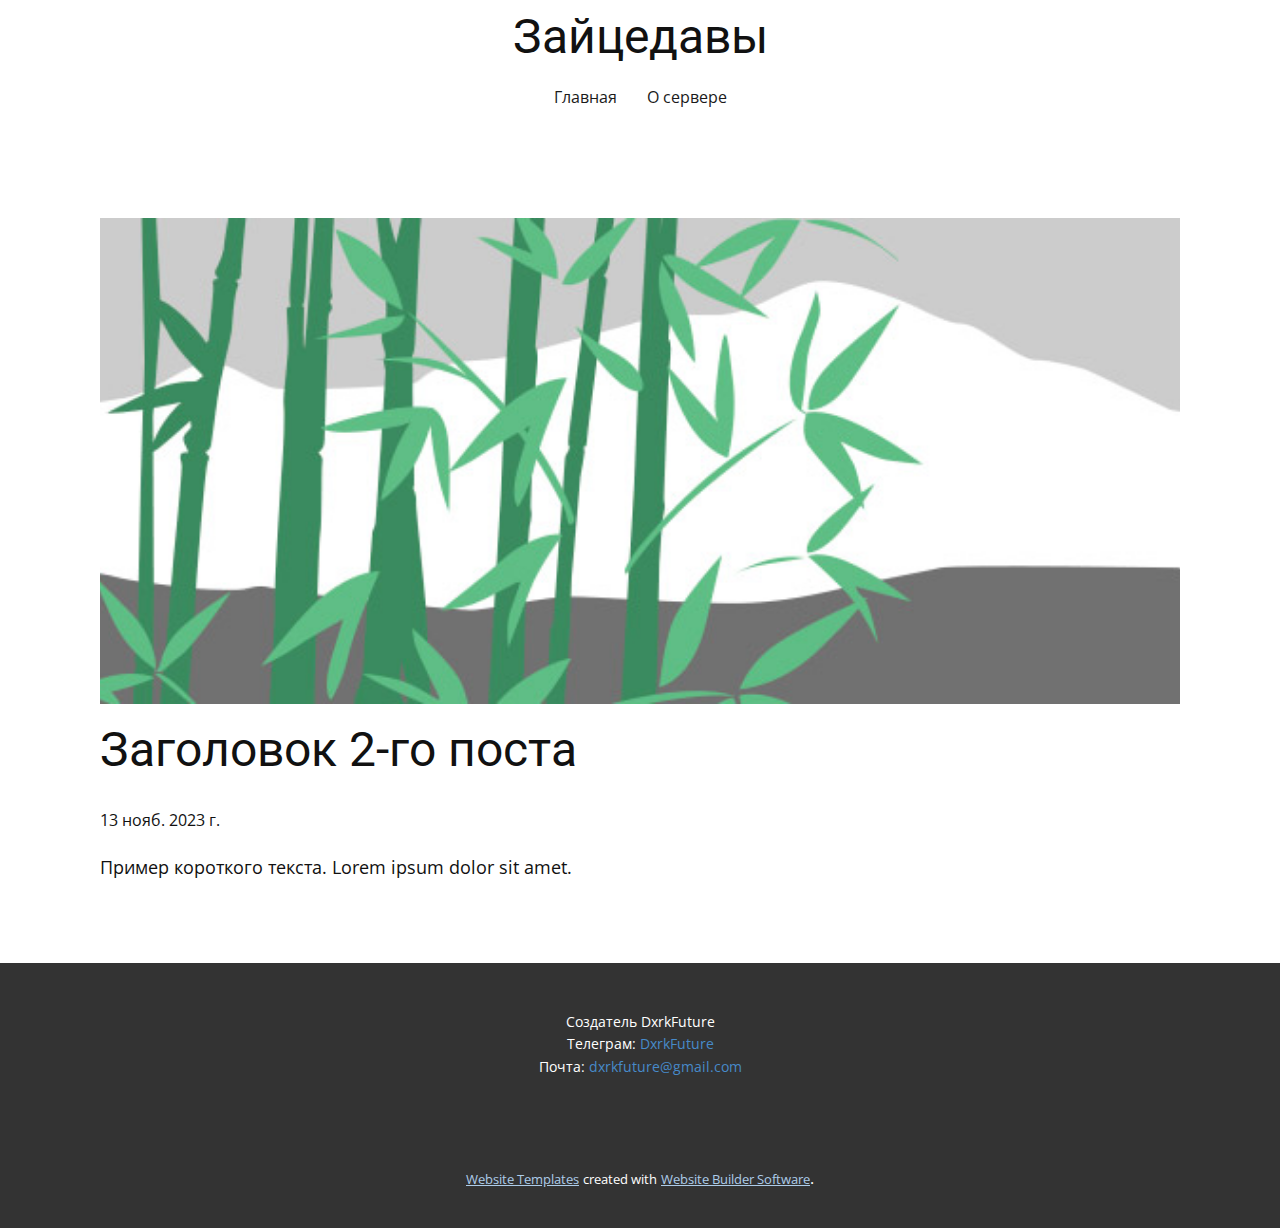
<file: blog/пост-1.html>
<!DOCTYPE html>
<html style="font-size: 16px;" lang="ru"><head>
    <meta name="viewport" content="width=device-width, initial-scale=1.0">
    <meta charset="utf-8">
    <meta name="keywords" content="Заголовок 1-го поста">
    <meta name="description" content="">
    <title>Заголовок 2-го поста</title>
    <link rel="stylesheet" href="../nicepage.css" media="screen">
<link rel="stylesheet" href="../Post-Template.css" media="screen">
    <script class="u-script" type="text/javascript" src="../jquery-1.9.1.min.js" defer=""></script>
    <script class="u-script" type="text/javascript" src="../nicepage.js" defer=""></script>
    <meta name="generator" content="Nicepage 5.21.10, nicepage.com">
    <link id="u-theme-google-font" rel="stylesheet" href="https://fonts.googleapis.com/css?family=Roboto:100,100i,300,300i,400,400i,500,500i,700,700i,900,900i|Open+Sans:300,300i,400,400i,500,500i,600,600i,700,700i,800,800i">
    
    
    
    <script type="application/ld+json">{
		"@context": "http://schema.org",
		"@type": "Organization",
		"name": "Dxrk Future"
}</script>
    <meta name="theme-color" content="#478ac9">
  <meta data-intl-tel-input-cdn-path="intlTelInput/"></head>
  <body data-path-to-root="./" data-include-products="false" class="u-body u-xl-mode" data-lang="ru"><header class="u-clearfix u-header" id="sec-9076"><div class="u-clearfix u-sheet u-valign-middle u-sheet-1">
        <h2 class="u-text u-text-default u-text-1"> Зайцедавы</h2>
        <nav class="u-menu u-menu-one-level u-offcanvas u-menu-1">
          <div class="menu-collapse">
            <a class="u-button-style u-nav-link" href="#">
              <svg class="u-svg-link" viewBox="0 0 24 24"><use xlink:href="#menu-hamburger"></use></svg>
              <svg class="u-svg-content" version="1.1" id="menu-hamburger" viewBox="0 0 16 16" x="0px" y="0px" xmlns:xlink="http://www.w3.org/1999/xlink" xmlns="http://www.w3.org/2000/svg"><g><rect y="1" width="16" height="2"></rect><rect y="7" width="16" height="2"></rect><rect y="13" width="16" height="2"></rect>
</g></svg>
            </a>
          </div>
          <div class="u-custom-menu u-nav-container">
            <ul class="u-nav u-spacing-30 u-unstyled u-nav-1"><li class="u-nav-item"><a class="u-border-2 u-border-active-palette-1-base u-border-hover-palette-1-light-1 u-border-no-left u-border-no-right u-border-no-top u-button-style u-nav-link u-text-active-grey-90 u-text-grey-90 u-text-hover-grey-90" href="../Главная.html" style="padding: 10px 0px;">Главная</a>
</li><li class="u-nav-item"><a class="u-border-2 u-border-active-palette-1-base u-border-hover-palette-1-light-1 u-border-no-left u-border-no-right u-border-no-top u-button-style u-nav-link u-text-active-grey-90 u-text-grey-90 u-text-hover-grey-90" href="../О-сервере.html" style="padding: 10px 0px;">О сервере</a>
</li></ul>
          </div>
          <div class="u-custom-menu u-nav-container-collapse">
            <div class="u-black u-container-style u-inner-container-layout u-opacity u-opacity-95 u-sidenav">
              <div class="u-inner-container-layout u-sidenav-overflow">
                <div class="u-menu-close"></div>
                <ul class="u-align-center u-nav u-popupmenu-items u-unstyled u-nav-2"><li class="u-nav-item"><a class="u-button-style u-nav-link" href="../Главная.html">Главная</a>
</li><li class="u-nav-item"><a class="u-button-style u-nav-link" href="../О-сервере.html">О сервере</a>
</li></ul>
              </div>
            </div>
            <div class="u-black u-menu-overlay u-opacity u-opacity-70"></div>
          </div>
        </nav>
      </div></header>
    <section class="u-align-center u-clearfix u-section-1" id="sec-7d37">
      <div class="u-clearfix u-sheet u-valign-middle-md u-valign-middle-sm u-valign-middle-xs u-sheet-1"><!--post_details--><!--post_details_options_json--><!--{"source":""}--><!--/post_details_options_json--><!--blog_post-->
        <div class="u-container-style u-expanded-width u-post-details u-post-details-1">
          <div class="u-container-layout u-valign-middle u-container-layout-1"><!--blog_post_image-->
            <img alt="" class="u-blog-control u-expanded-width u-image u-image-default u-image-1" src="../images/68f64b9d.jpeg"><!--/blog_post_image--><!--blog_post_header-->
            <h2 class="u-blog-control u-text u-text-1">Заголовок 2-го поста</h2><!--/blog_post_header--><!--blog_post_metadata-->
            <div class="u-blog-control u-metadata u-metadata-1"><!--blog_post_metadata_date-->
              <span class="u-meta-date u-meta-icon">13 нояб. 2023 г.</span><!--/blog_post_metadata_date--><!--blog_post_metadata_category-->
              <!--/blog_post_metadata_category--><!--blog_post_metadata_comments-->
              <!--/blog_post_metadata_comments-->
            </div><!--/blog_post_metadata--><!--blog_post_content-->
            <div class="u-align-justify u-blog-control u-post-content u-text u-text-2 fr-view">
  Пример короткого текста. Lorem ipsum dolor sit amet.
  </div><!--/blog_post_content-->
          </div>
        </div><!--/blog_post--><!--/post_details-->
      </div>
    </section>
    
    
    
    <footer class="u-align-center u-clearfix u-footer u-grey-80 u-footer" id="sec-3698"><div class="u-clearfix u-sheet u-sheet-1">
        <p class="u-small-text u-text u-text-variant u-text-1">Создатель DxrkFuture<br>Телеграм: <a href="https://t.me/DxrkFuture" class="u-active-none u-border-none u-btn u-button-link u-button-style u-hover-none u-none u-text-palette-1-base u-btn-1" target="_blank">DxrkFuture</a>
          <br>Почта: <a href="../mailto:dxrkfuture@gmail.com?subject=%D0%A1%D0%BE%D0%BE%D0%B1%D1%89%D0%B5%D0%BD%D0%B8%D0%B5%20%D0%BE%20%D0%BF%D1%80%D0%BE%D0%B1%D0%BB%D0%B5%D0%BC%D0%B5" class="u-active-none u-border-none u-btn u-button-link u-button-style u-hover-none u-none u-text-palette-1-base u-btn-2">dxrkfuture@gmail.com</a>
          <br>
        </p>
      </div></footer>
    <section class="u-backlink u-clearfix u-grey-80">
      <a class="u-link" href="https://nicepage.com/website-templates" target="_blank">
        <span>Website Templates</span>
      </a>
      <p class="u-text">
        <span>created with</span>
      </p>
      <a class="u-link" href="" target="_blank">
        <span>Website Builder Software</span>
      </a>. 
    </section>
  
</body></html>
</file>
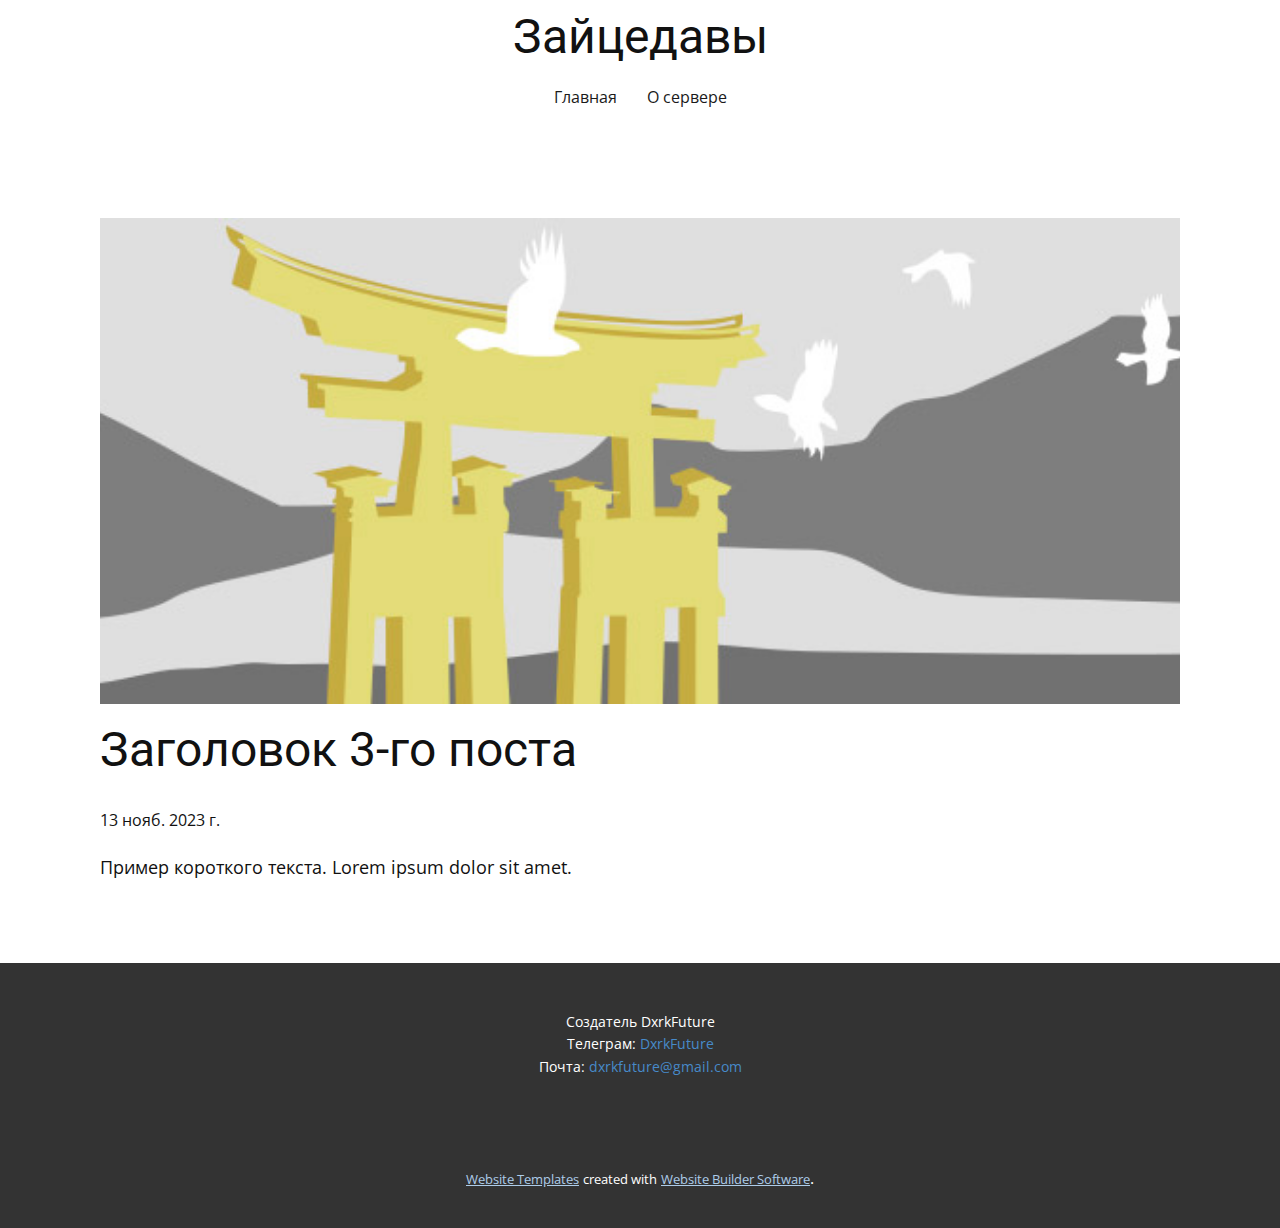
<file: blog/пост-2.html>
<!DOCTYPE html>
<html style="font-size: 16px;" lang="ru"><head>
    <meta name="viewport" content="width=device-width, initial-scale=1.0">
    <meta charset="utf-8">
    <meta name="keywords" content="Заголовок 1-го поста">
    <meta name="description" content="">
    <title>Заголовок 3-го поста</title>
    <link rel="stylesheet" href="../nicepage.css" media="screen">
<link rel="stylesheet" href="../Post-Template.css" media="screen">
    <script class="u-script" type="text/javascript" src="../jquery-1.9.1.min.js" defer=""></script>
    <script class="u-script" type="text/javascript" src="../nicepage.js" defer=""></script>
    <meta name="generator" content="Nicepage 5.21.10, nicepage.com">
    <link id="u-theme-google-font" rel="stylesheet" href="https://fonts.googleapis.com/css?family=Roboto:100,100i,300,300i,400,400i,500,500i,700,700i,900,900i|Open+Sans:300,300i,400,400i,500,500i,600,600i,700,700i,800,800i">
    
    
    
    <script type="application/ld+json">{
		"@context": "http://schema.org",
		"@type": "Organization",
		"name": "Dxrk Future"
}</script>
    <meta name="theme-color" content="#478ac9">
  <meta data-intl-tel-input-cdn-path="intlTelInput/"></head>
  <body data-path-to-root="./" data-include-products="false" class="u-body u-xl-mode" data-lang="ru"><header class="u-clearfix u-header" id="sec-9076"><div class="u-clearfix u-sheet u-valign-middle u-sheet-1">
        <h2 class="u-text u-text-default u-text-1"> Зайцедавы</h2>
        <nav class="u-menu u-menu-one-level u-offcanvas u-menu-1">
          <div class="menu-collapse">
            <a class="u-button-style u-nav-link" href="#">
              <svg class="u-svg-link" viewBox="0 0 24 24"><use xlink:href="#menu-hamburger"></use></svg>
              <svg class="u-svg-content" version="1.1" id="menu-hamburger" viewBox="0 0 16 16" x="0px" y="0px" xmlns:xlink="http://www.w3.org/1999/xlink" xmlns="http://www.w3.org/2000/svg"><g><rect y="1" width="16" height="2"></rect><rect y="7" width="16" height="2"></rect><rect y="13" width="16" height="2"></rect>
</g></svg>
            </a>
          </div>
          <div class="u-custom-menu u-nav-container">
            <ul class="u-nav u-spacing-30 u-unstyled u-nav-1"><li class="u-nav-item"><a class="u-border-2 u-border-active-palette-1-base u-border-hover-palette-1-light-1 u-border-no-left u-border-no-right u-border-no-top u-button-style u-nav-link u-text-active-grey-90 u-text-grey-90 u-text-hover-grey-90" href="../Главная.html" style="padding: 10px 0px;">Главная</a>
</li><li class="u-nav-item"><a class="u-border-2 u-border-active-palette-1-base u-border-hover-palette-1-light-1 u-border-no-left u-border-no-right u-border-no-top u-button-style u-nav-link u-text-active-grey-90 u-text-grey-90 u-text-hover-grey-90" href="../О-сервере.html" style="padding: 10px 0px;">О сервере</a>
</li></ul>
          </div>
          <div class="u-custom-menu u-nav-container-collapse">
            <div class="u-black u-container-style u-inner-container-layout u-opacity u-opacity-95 u-sidenav">
              <div class="u-inner-container-layout u-sidenav-overflow">
                <div class="u-menu-close"></div>
                <ul class="u-align-center u-nav u-popupmenu-items u-unstyled u-nav-2"><li class="u-nav-item"><a class="u-button-style u-nav-link" href="../Главная.html">Главная</a>
</li><li class="u-nav-item"><a class="u-button-style u-nav-link" href="../О-сервере.html">О сервере</a>
</li></ul>
              </div>
            </div>
            <div class="u-black u-menu-overlay u-opacity u-opacity-70"></div>
          </div>
        </nav>
      </div></header>
    <section class="u-align-center u-clearfix u-section-1" id="sec-7d37">
      <div class="u-clearfix u-sheet u-valign-middle-md u-valign-middle-sm u-valign-middle-xs u-sheet-1"><!--post_details--><!--post_details_options_json--><!--{"source":""}--><!--/post_details_options_json--><!--blog_post-->
        <div class="u-container-style u-expanded-width u-post-details u-post-details-1">
          <div class="u-container-layout u-valign-middle u-container-layout-1"><!--blog_post_image-->
            <img alt="" class="u-blog-control u-expanded-width u-image u-image-default u-image-1" src="../images/8ad73f3c.jpeg"><!--/blog_post_image--><!--blog_post_header-->
            <h2 class="u-blog-control u-text u-text-1">Заголовок 3-го поста</h2><!--/blog_post_header--><!--blog_post_metadata-->
            <div class="u-blog-control u-metadata u-metadata-1"><!--blog_post_metadata_date-->
              <span class="u-meta-date u-meta-icon">13 нояб. 2023 г.</span><!--/blog_post_metadata_date--><!--blog_post_metadata_category-->
              <!--/blog_post_metadata_category--><!--blog_post_metadata_comments-->
              <!--/blog_post_metadata_comments-->
            </div><!--/blog_post_metadata--><!--blog_post_content-->
            <div class="u-align-justify u-blog-control u-post-content u-text u-text-2 fr-view">
  Пример короткого текста. Lorem ipsum dolor sit amet.
  </div><!--/blog_post_content-->
          </div>
        </div><!--/blog_post--><!--/post_details-->
      </div>
    </section>
    
    
    
    <footer class="u-align-center u-clearfix u-footer u-grey-80 u-footer" id="sec-3698"><div class="u-clearfix u-sheet u-sheet-1">
        <p class="u-small-text u-text u-text-variant u-text-1">Создатель DxrkFuture<br>Телеграм: <a href="https://t.me/DxrkFuture" class="u-active-none u-border-none u-btn u-button-link u-button-style u-hover-none u-none u-text-palette-1-base u-btn-1" target="_blank">DxrkFuture</a>
          <br>Почта: <a href="../mailto:dxrkfuture@gmail.com?subject=%D0%A1%D0%BE%D0%BE%D0%B1%D1%89%D0%B5%D0%BD%D0%B8%D0%B5%20%D0%BE%20%D0%BF%D1%80%D0%BE%D0%B1%D0%BB%D0%B5%D0%BC%D0%B5" class="u-active-none u-border-none u-btn u-button-link u-button-style u-hover-none u-none u-text-palette-1-base u-btn-2">dxrkfuture@gmail.com</a>
          <br>
        </p>
      </div></footer>
    <section class="u-backlink u-clearfix u-grey-80">
      <a class="u-link" href="https://nicepage.com/website-templates" target="_blank">
        <span>Website Templates</span>
      </a>
      <p class="u-text">
        <span>created with</span>
      </p>
      <a class="u-link" href="" target="_blank">
        <span>Website Builder Software</span>
      </a>. 
    </section>
  
</body></html>
</file>
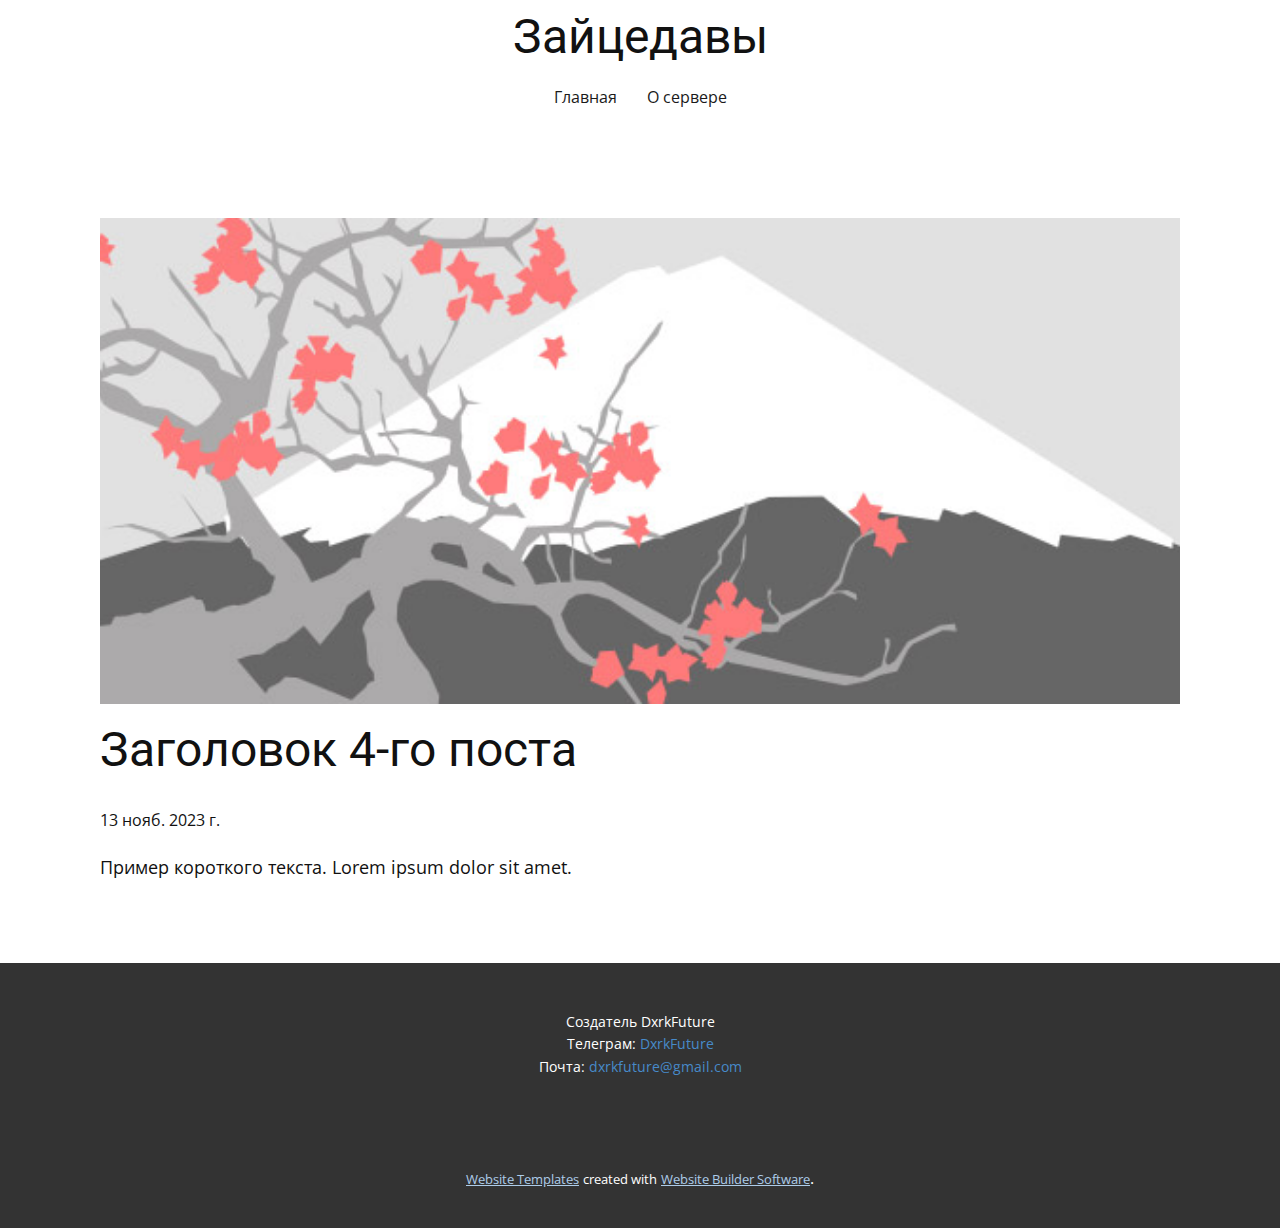
<file: blog/пост-3.html>
<!DOCTYPE html>
<html style="font-size: 16px;" lang="ru"><head>
    <meta name="viewport" content="width=device-width, initial-scale=1.0">
    <meta charset="utf-8">
    <meta name="keywords" content="Заголовок 1-го поста">
    <meta name="description" content="">
    <title>Заголовок 4-го поста</title>
    <link rel="stylesheet" href="../nicepage.css" media="screen">
<link rel="stylesheet" href="../Post-Template.css" media="screen">
    <script class="u-script" type="text/javascript" src="../jquery-1.9.1.min.js" defer=""></script>
    <script class="u-script" type="text/javascript" src="../nicepage.js" defer=""></script>
    <meta name="generator" content="Nicepage 5.21.10, nicepage.com">
    <link id="u-theme-google-font" rel="stylesheet" href="https://fonts.googleapis.com/css?family=Roboto:100,100i,300,300i,400,400i,500,500i,700,700i,900,900i|Open+Sans:300,300i,400,400i,500,500i,600,600i,700,700i,800,800i">
    
    
    
    <script type="application/ld+json">{
		"@context": "http://schema.org",
		"@type": "Organization",
		"name": "Dxrk Future"
}</script>
    <meta name="theme-color" content="#478ac9">
  <meta data-intl-tel-input-cdn-path="intlTelInput/"></head>
  <body data-path-to-root="./" data-include-products="false" class="u-body u-xl-mode" data-lang="ru"><header class="u-clearfix u-header" id="sec-9076"><div class="u-clearfix u-sheet u-valign-middle u-sheet-1">
        <h2 class="u-text u-text-default u-text-1"> Зайцедавы</h2>
        <nav class="u-menu u-menu-one-level u-offcanvas u-menu-1">
          <div class="menu-collapse">
            <a class="u-button-style u-nav-link" href="#">
              <svg class="u-svg-link" viewBox="0 0 24 24"><use xlink:href="#menu-hamburger"></use></svg>
              <svg class="u-svg-content" version="1.1" id="menu-hamburger" viewBox="0 0 16 16" x="0px" y="0px" xmlns:xlink="http://www.w3.org/1999/xlink" xmlns="http://www.w3.org/2000/svg"><g><rect y="1" width="16" height="2"></rect><rect y="7" width="16" height="2"></rect><rect y="13" width="16" height="2"></rect>
</g></svg>
            </a>
          </div>
          <div class="u-custom-menu u-nav-container">
            <ul class="u-nav u-spacing-30 u-unstyled u-nav-1"><li class="u-nav-item"><a class="u-border-2 u-border-active-palette-1-base u-border-hover-palette-1-light-1 u-border-no-left u-border-no-right u-border-no-top u-button-style u-nav-link u-text-active-grey-90 u-text-grey-90 u-text-hover-grey-90" href="../Главная.html" style="padding: 10px 0px;">Главная</a>
</li><li class="u-nav-item"><a class="u-border-2 u-border-active-palette-1-base u-border-hover-palette-1-light-1 u-border-no-left u-border-no-right u-border-no-top u-button-style u-nav-link u-text-active-grey-90 u-text-grey-90 u-text-hover-grey-90" href="../О-сервере.html" style="padding: 10px 0px;">О сервере</a>
</li></ul>
          </div>
          <div class="u-custom-menu u-nav-container-collapse">
            <div class="u-black u-container-style u-inner-container-layout u-opacity u-opacity-95 u-sidenav">
              <div class="u-inner-container-layout u-sidenav-overflow">
                <div class="u-menu-close"></div>
                <ul class="u-align-center u-nav u-popupmenu-items u-unstyled u-nav-2"><li class="u-nav-item"><a class="u-button-style u-nav-link" href="../Главная.html">Главная</a>
</li><li class="u-nav-item"><a class="u-button-style u-nav-link" href="../О-сервере.html">О сервере</a>
</li></ul>
              </div>
            </div>
            <div class="u-black u-menu-overlay u-opacity u-opacity-70"></div>
          </div>
        </nav>
      </div></header>
    <section class="u-align-center u-clearfix u-section-1" id="sec-7d37">
      <div class="u-clearfix u-sheet u-valign-middle-md u-valign-middle-sm u-valign-middle-xs u-sheet-1"><!--post_details--><!--post_details_options_json--><!--{"source":""}--><!--/post_details_options_json--><!--blog_post-->
        <div class="u-container-style u-expanded-width u-post-details u-post-details-1">
          <div class="u-container-layout u-valign-middle u-container-layout-1"><!--blog_post_image-->
            <img alt="" class="u-blog-control u-expanded-width u-image u-image-default u-image-1" src="../images/0fd3416c.jpeg"><!--/blog_post_image--><!--blog_post_header-->
            <h2 class="u-blog-control u-text u-text-1">Заголовок 4-го поста</h2><!--/blog_post_header--><!--blog_post_metadata-->
            <div class="u-blog-control u-metadata u-metadata-1"><!--blog_post_metadata_date-->
              <span class="u-meta-date u-meta-icon">13 нояб. 2023 г.</span><!--/blog_post_metadata_date--><!--blog_post_metadata_category-->
              <!--/blog_post_metadata_category--><!--blog_post_metadata_comments-->
              <!--/blog_post_metadata_comments-->
            </div><!--/blog_post_metadata--><!--blog_post_content-->
            <div class="u-align-justify u-blog-control u-post-content u-text u-text-2 fr-view">
  Пример короткого текста. Lorem ipsum dolor sit amet.
  </div><!--/blog_post_content-->
          </div>
        </div><!--/blog_post--><!--/post_details-->
      </div>
    </section>
    
    
    
    <footer class="u-align-center u-clearfix u-footer u-grey-80 u-footer" id="sec-3698"><div class="u-clearfix u-sheet u-sheet-1">
        <p class="u-small-text u-text u-text-variant u-text-1">Создатель DxrkFuture<br>Телеграм: <a href="https://t.me/DxrkFuture" class="u-active-none u-border-none u-btn u-button-link u-button-style u-hover-none u-none u-text-palette-1-base u-btn-1" target="_blank">DxrkFuture</a>
          <br>Почта: <a href="../mailto:dxrkfuture@gmail.com?subject=%D0%A1%D0%BE%D0%BE%D0%B1%D1%89%D0%B5%D0%BD%D0%B8%D0%B5%20%D0%BE%20%D0%BF%D1%80%D0%BE%D0%B1%D0%BB%D0%B5%D0%BC%D0%B5" class="u-active-none u-border-none u-btn u-button-link u-button-style u-hover-none u-none u-text-palette-1-base u-btn-2">dxrkfuture@gmail.com</a>
          <br>
        </p>
      </div></footer>
    <section class="u-backlink u-clearfix u-grey-80">
      <a class="u-link" href="https://nicepage.com/website-templates" target="_blank">
        <span>Website Templates</span>
      </a>
      <p class="u-text">
        <span>created with</span>
      </p>
      <a class="u-link" href="" target="_blank">
        <span>Website Builder Software</span>
      </a>. 
    </section>
  
</body></html>
</file>
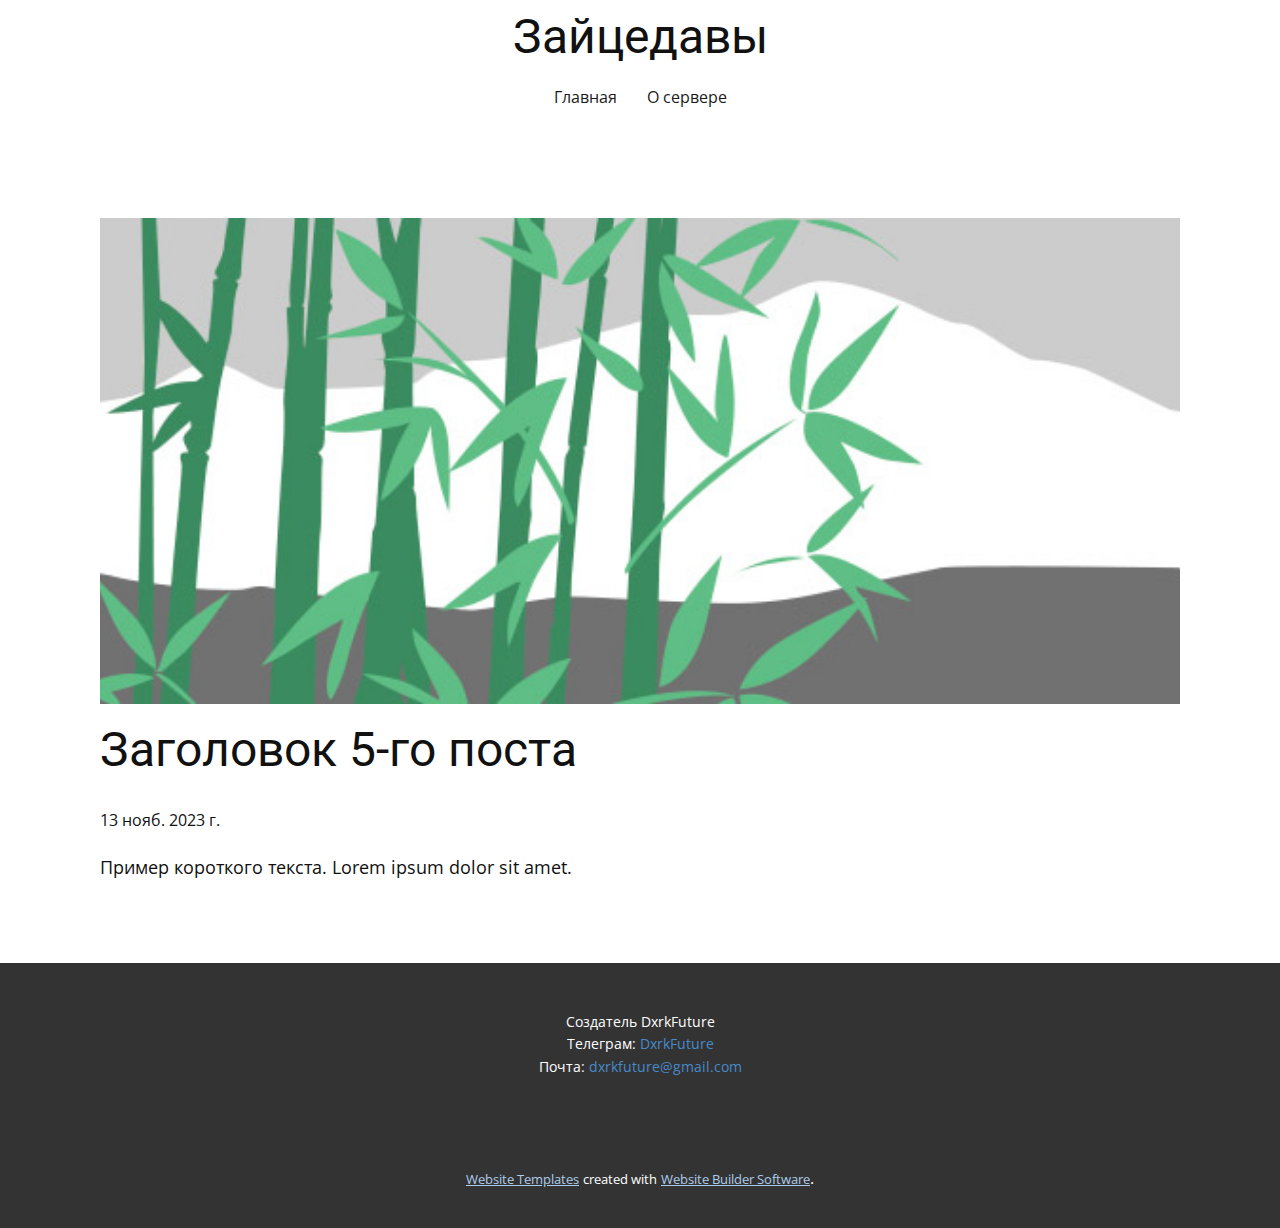
<file: blog/пост-4.html>
<!DOCTYPE html>
<html style="font-size: 16px;" lang="ru"><head>
    <meta name="viewport" content="width=device-width, initial-scale=1.0">
    <meta charset="utf-8">
    <meta name="keywords" content="Заголовок 1-го поста">
    <meta name="description" content="">
    <title>Заголовок 5-го поста</title>
    <link rel="stylesheet" href="../nicepage.css" media="screen">
<link rel="stylesheet" href="../Post-Template.css" media="screen">
    <script class="u-script" type="text/javascript" src="../jquery-1.9.1.min.js" defer=""></script>
    <script class="u-script" type="text/javascript" src="../nicepage.js" defer=""></script>
    <meta name="generator" content="Nicepage 5.21.10, nicepage.com">
    <link id="u-theme-google-font" rel="stylesheet" href="https://fonts.googleapis.com/css?family=Roboto:100,100i,300,300i,400,400i,500,500i,700,700i,900,900i|Open+Sans:300,300i,400,400i,500,500i,600,600i,700,700i,800,800i">
    
    
    
    <script type="application/ld+json">{
		"@context": "http://schema.org",
		"@type": "Organization",
		"name": "Dxrk Future"
}</script>
    <meta name="theme-color" content="#478ac9">
  <meta data-intl-tel-input-cdn-path="intlTelInput/"></head>
  <body data-path-to-root="./" data-include-products="false" class="u-body u-xl-mode" data-lang="ru"><header class="u-clearfix u-header" id="sec-9076"><div class="u-clearfix u-sheet u-valign-middle u-sheet-1">
        <h2 class="u-text u-text-default u-text-1"> Зайцедавы</h2>
        <nav class="u-menu u-menu-one-level u-offcanvas u-menu-1">
          <div class="menu-collapse">
            <a class="u-button-style u-nav-link" href="#">
              <svg class="u-svg-link" viewBox="0 0 24 24"><use xlink:href="#menu-hamburger"></use></svg>
              <svg class="u-svg-content" version="1.1" id="menu-hamburger" viewBox="0 0 16 16" x="0px" y="0px" xmlns:xlink="http://www.w3.org/1999/xlink" xmlns="http://www.w3.org/2000/svg"><g><rect y="1" width="16" height="2"></rect><rect y="7" width="16" height="2"></rect><rect y="13" width="16" height="2"></rect>
</g></svg>
            </a>
          </div>
          <div class="u-custom-menu u-nav-container">
            <ul class="u-nav u-spacing-30 u-unstyled u-nav-1"><li class="u-nav-item"><a class="u-border-2 u-border-active-palette-1-base u-border-hover-palette-1-light-1 u-border-no-left u-border-no-right u-border-no-top u-button-style u-nav-link u-text-active-grey-90 u-text-grey-90 u-text-hover-grey-90" href="../Главная.html" style="padding: 10px 0px;">Главная</a>
</li><li class="u-nav-item"><a class="u-border-2 u-border-active-palette-1-base u-border-hover-palette-1-light-1 u-border-no-left u-border-no-right u-border-no-top u-button-style u-nav-link u-text-active-grey-90 u-text-grey-90 u-text-hover-grey-90" href="../О-сервере.html" style="padding: 10px 0px;">О сервере</a>
</li></ul>
          </div>
          <div class="u-custom-menu u-nav-container-collapse">
            <div class="u-black u-container-style u-inner-container-layout u-opacity u-opacity-95 u-sidenav">
              <div class="u-inner-container-layout u-sidenav-overflow">
                <div class="u-menu-close"></div>
                <ul class="u-align-center u-nav u-popupmenu-items u-unstyled u-nav-2"><li class="u-nav-item"><a class="u-button-style u-nav-link" href="../Главная.html">Главная</a>
</li><li class="u-nav-item"><a class="u-button-style u-nav-link" href="../О-сервере.html">О сервере</a>
</li></ul>
              </div>
            </div>
            <div class="u-black u-menu-overlay u-opacity u-opacity-70"></div>
          </div>
        </nav>
      </div></header>
    <section class="u-align-center u-clearfix u-section-1" id="sec-7d37">
      <div class="u-clearfix u-sheet u-valign-middle-md u-valign-middle-sm u-valign-middle-xs u-sheet-1"><!--post_details--><!--post_details_options_json--><!--{"source":""}--><!--/post_details_options_json--><!--blog_post-->
        <div class="u-container-style u-expanded-width u-post-details u-post-details-1">
          <div class="u-container-layout u-valign-middle u-container-layout-1"><!--blog_post_image-->
            <img alt="" class="u-blog-control u-expanded-width u-image u-image-default u-image-1" src="../images/68f64b9d.jpeg"><!--/blog_post_image--><!--blog_post_header-->
            <h2 class="u-blog-control u-text u-text-1">Заголовок 5-го поста</h2><!--/blog_post_header--><!--blog_post_metadata-->
            <div class="u-blog-control u-metadata u-metadata-1"><!--blog_post_metadata_date-->
              <span class="u-meta-date u-meta-icon">13 нояб. 2023 г.</span><!--/blog_post_metadata_date--><!--blog_post_metadata_category-->
              <!--/blog_post_metadata_category--><!--blog_post_metadata_comments-->
              <!--/blog_post_metadata_comments-->
            </div><!--/blog_post_metadata--><!--blog_post_content-->
            <div class="u-align-justify u-blog-control u-post-content u-text u-text-2 fr-view">
  Пример короткого текста. Lorem ipsum dolor sit amet.
  </div><!--/blog_post_content-->
          </div>
        </div><!--/blog_post--><!--/post_details-->
      </div>
    </section>
    
    
    
    <footer class="u-align-center u-clearfix u-footer u-grey-80 u-footer" id="sec-3698"><div class="u-clearfix u-sheet u-sheet-1">
        <p class="u-small-text u-text u-text-variant u-text-1">Создатель DxrkFuture<br>Телеграм: <a href="https://t.me/DxrkFuture" class="u-active-none u-border-none u-btn u-button-link u-button-style u-hover-none u-none u-text-palette-1-base u-btn-1" target="_blank">DxrkFuture</a>
          <br>Почта: <a href="../mailto:dxrkfuture@gmail.com?subject=%D0%A1%D0%BE%D0%BE%D0%B1%D1%89%D0%B5%D0%BD%D0%B8%D0%B5%20%D0%BE%20%D0%BF%D1%80%D0%BE%D0%B1%D0%BB%D0%B5%D0%BC%D0%B5" class="u-active-none u-border-none u-btn u-button-link u-button-style u-hover-none u-none u-text-palette-1-base u-btn-2">dxrkfuture@gmail.com</a>
          <br>
        </p>
      </div></footer>
    <section class="u-backlink u-clearfix u-grey-80">
      <a class="u-link" href="https://nicepage.com/website-templates" target="_blank">
        <span>Website Templates</span>
      </a>
      <p class="u-text">
        <span>created with</span>
      </p>
      <a class="u-link" href="" target="_blank">
        <span>Website Builder Software</span>
      </a>. 
    </section>
  
</body></html>
</file>
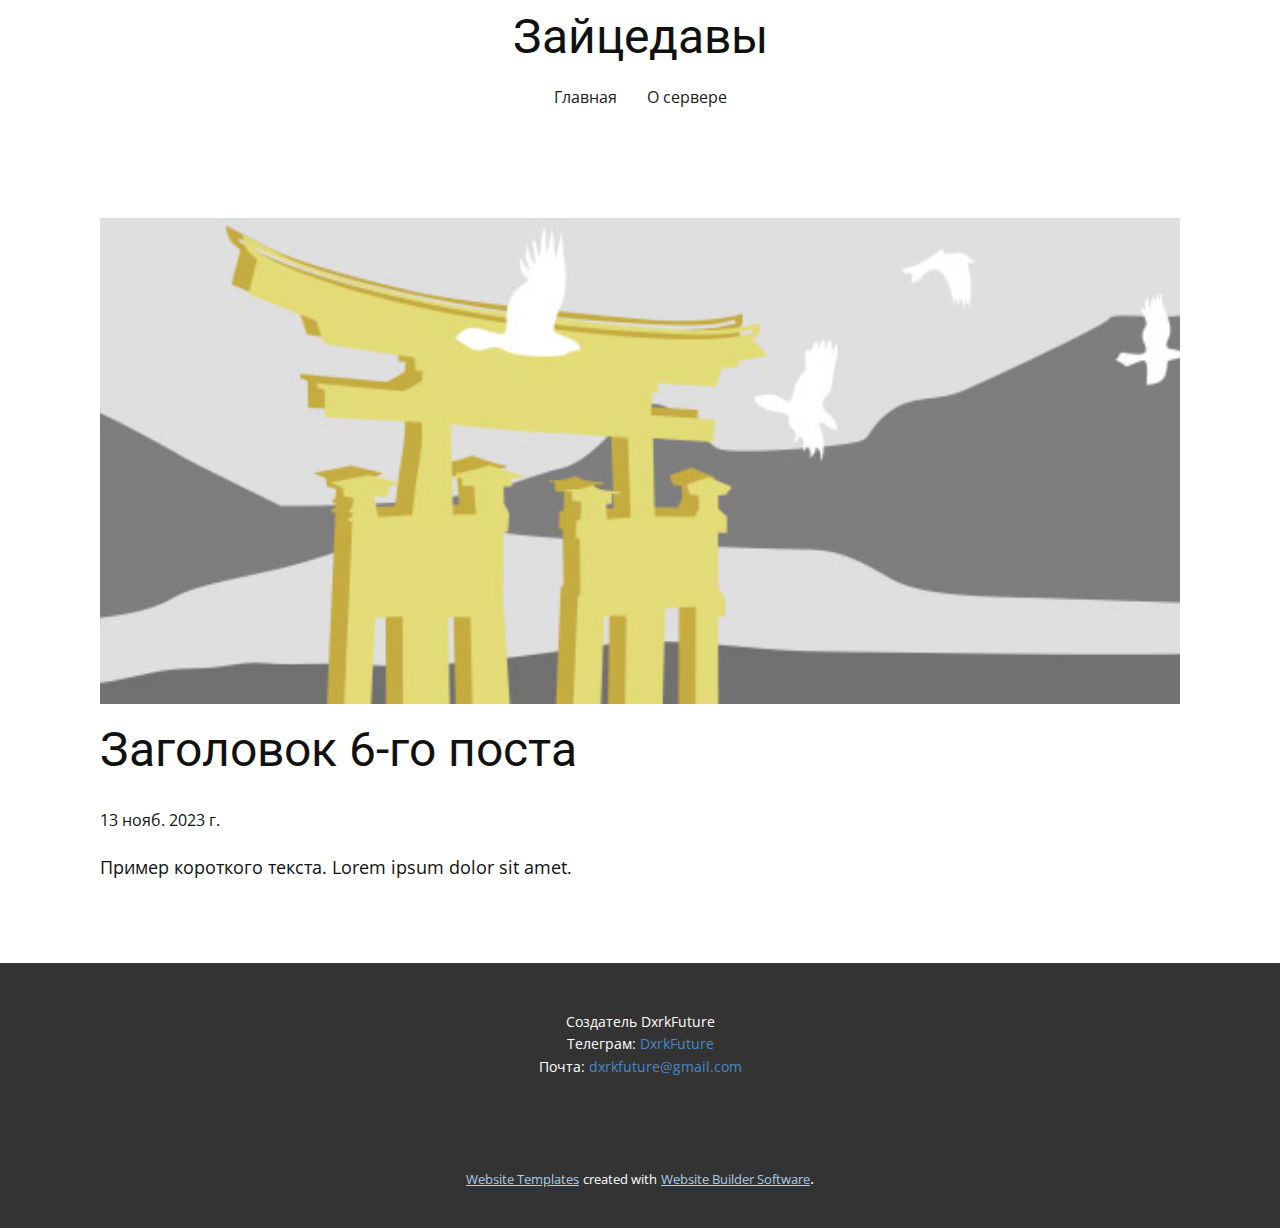
<file: blog/пост-5.html>
<!DOCTYPE html>
<html style="font-size: 16px;" lang="ru"><head>
    <meta name="viewport" content="width=device-width, initial-scale=1.0">
    <meta charset="utf-8">
    <meta name="keywords" content="Заголовок 1-го поста">
    <meta name="description" content="">
    <title>Заголовок 6-го поста</title>
    <link rel="stylesheet" href="../nicepage.css" media="screen">
<link rel="stylesheet" href="../Post-Template.css" media="screen">
    <script class="u-script" type="text/javascript" src="../jquery-1.9.1.min.js" defer=""></script>
    <script class="u-script" type="text/javascript" src="../nicepage.js" defer=""></script>
    <meta name="generator" content="Nicepage 5.21.10, nicepage.com">
    <link id="u-theme-google-font" rel="stylesheet" href="https://fonts.googleapis.com/css?family=Roboto:100,100i,300,300i,400,400i,500,500i,700,700i,900,900i|Open+Sans:300,300i,400,400i,500,500i,600,600i,700,700i,800,800i">
    
    
    
    <script type="application/ld+json">{
		"@context": "http://schema.org",
		"@type": "Organization",
		"name": "Dxrk Future"
}</script>
    <meta name="theme-color" content="#478ac9">
  <meta data-intl-tel-input-cdn-path="intlTelInput/"></head>
  <body data-path-to-root="./" data-include-products="false" class="u-body u-xl-mode" data-lang="ru"><header class="u-clearfix u-header" id="sec-9076"><div class="u-clearfix u-sheet u-valign-middle u-sheet-1">
        <h2 class="u-text u-text-default u-text-1"> Зайцедавы</h2>
        <nav class="u-menu u-menu-one-level u-offcanvas u-menu-1">
          <div class="menu-collapse">
            <a class="u-button-style u-nav-link" href="#">
              <svg class="u-svg-link" viewBox="0 0 24 24"><use xlink:href="#menu-hamburger"></use></svg>
              <svg class="u-svg-content" version="1.1" id="menu-hamburger" viewBox="0 0 16 16" x="0px" y="0px" xmlns:xlink="http://www.w3.org/1999/xlink" xmlns="http://www.w3.org/2000/svg"><g><rect y="1" width="16" height="2"></rect><rect y="7" width="16" height="2"></rect><rect y="13" width="16" height="2"></rect>
</g></svg>
            </a>
          </div>
          <div class="u-custom-menu u-nav-container">
            <ul class="u-nav u-spacing-30 u-unstyled u-nav-1"><li class="u-nav-item"><a class="u-border-2 u-border-active-palette-1-base u-border-hover-palette-1-light-1 u-border-no-left u-border-no-right u-border-no-top u-button-style u-nav-link u-text-active-grey-90 u-text-grey-90 u-text-hover-grey-90" href="../Главная.html" style="padding: 10px 0px;">Главная</a>
</li><li class="u-nav-item"><a class="u-border-2 u-border-active-palette-1-base u-border-hover-palette-1-light-1 u-border-no-left u-border-no-right u-border-no-top u-button-style u-nav-link u-text-active-grey-90 u-text-grey-90 u-text-hover-grey-90" href="../О-сервере.html" style="padding: 10px 0px;">О сервере</a>
</li></ul>
          </div>
          <div class="u-custom-menu u-nav-container-collapse">
            <div class="u-black u-container-style u-inner-container-layout u-opacity u-opacity-95 u-sidenav">
              <div class="u-inner-container-layout u-sidenav-overflow">
                <div class="u-menu-close"></div>
                <ul class="u-align-center u-nav u-popupmenu-items u-unstyled u-nav-2"><li class="u-nav-item"><a class="u-button-style u-nav-link" href="../Главная.html">Главная</a>
</li><li class="u-nav-item"><a class="u-button-style u-nav-link" href="../О-сервере.html">О сервере</a>
</li></ul>
              </div>
            </div>
            <div class="u-black u-menu-overlay u-opacity u-opacity-70"></div>
          </div>
        </nav>
      </div></header>
    <section class="u-align-center u-clearfix u-section-1" id="sec-7d37">
      <div class="u-clearfix u-sheet u-valign-middle-md u-valign-middle-sm u-valign-middle-xs u-sheet-1"><!--post_details--><!--post_details_options_json--><!--{"source":""}--><!--/post_details_options_json--><!--blog_post-->
        <div class="u-container-style u-expanded-width u-post-details u-post-details-1">
          <div class="u-container-layout u-valign-middle u-container-layout-1"><!--blog_post_image-->
            <img alt="" class="u-blog-control u-expanded-width u-image u-image-default u-image-1" src="../images/8ad73f3c.jpeg"><!--/blog_post_image--><!--blog_post_header-->
            <h2 class="u-blog-control u-text u-text-1">Заголовок 6-го поста</h2><!--/blog_post_header--><!--blog_post_metadata-->
            <div class="u-blog-control u-metadata u-metadata-1"><!--blog_post_metadata_date-->
              <span class="u-meta-date u-meta-icon">13 нояб. 2023 г.</span><!--/blog_post_metadata_date--><!--blog_post_metadata_category-->
              <!--/blog_post_metadata_category--><!--blog_post_metadata_comments-->
              <!--/blog_post_metadata_comments-->
            </div><!--/blog_post_metadata--><!--blog_post_content-->
            <div class="u-align-justify u-blog-control u-post-content u-text u-text-2 fr-view">
  Пример короткого текста. Lorem ipsum dolor sit amet.
  </div><!--/blog_post_content-->
          </div>
        </div><!--/blog_post--><!--/post_details-->
      </div>
    </section>
    
    
    
    <footer class="u-align-center u-clearfix u-footer u-grey-80 u-footer" id="sec-3698"><div class="u-clearfix u-sheet u-sheet-1">
        <p class="u-small-text u-text u-text-variant u-text-1">Создатель DxrkFuture<br>Телеграм: <a href="https://t.me/DxrkFuture" class="u-active-none u-border-none u-btn u-button-link u-button-style u-hover-none u-none u-text-palette-1-base u-btn-1" target="_blank">DxrkFuture</a>
          <br>Почта: <a href="../mailto:dxrkfuture@gmail.com?subject=%D0%A1%D0%BE%D0%BE%D0%B1%D1%89%D0%B5%D0%BD%D0%B8%D0%B5%20%D0%BE%20%D0%BF%D1%80%D0%BE%D0%B1%D0%BB%D0%B5%D0%BC%D0%B5" class="u-active-none u-border-none u-btn u-button-link u-button-style u-hover-none u-none u-text-palette-1-base u-btn-2">dxrkfuture@gmail.com</a>
          <br>
        </p>
      </div></footer>
    <section class="u-backlink u-clearfix u-grey-80">
      <a class="u-link" href="https://nicepage.com/website-templates" target="_blank">
        <span>Website Templates</span>
      </a>
      <p class="u-text">
        <span>created with</span>
      </p>
      <a class="u-link" href="" target="_blank">
        <span>Website Builder Software</span>
      </a>. 
    </section>
  
</body></html>
</file>
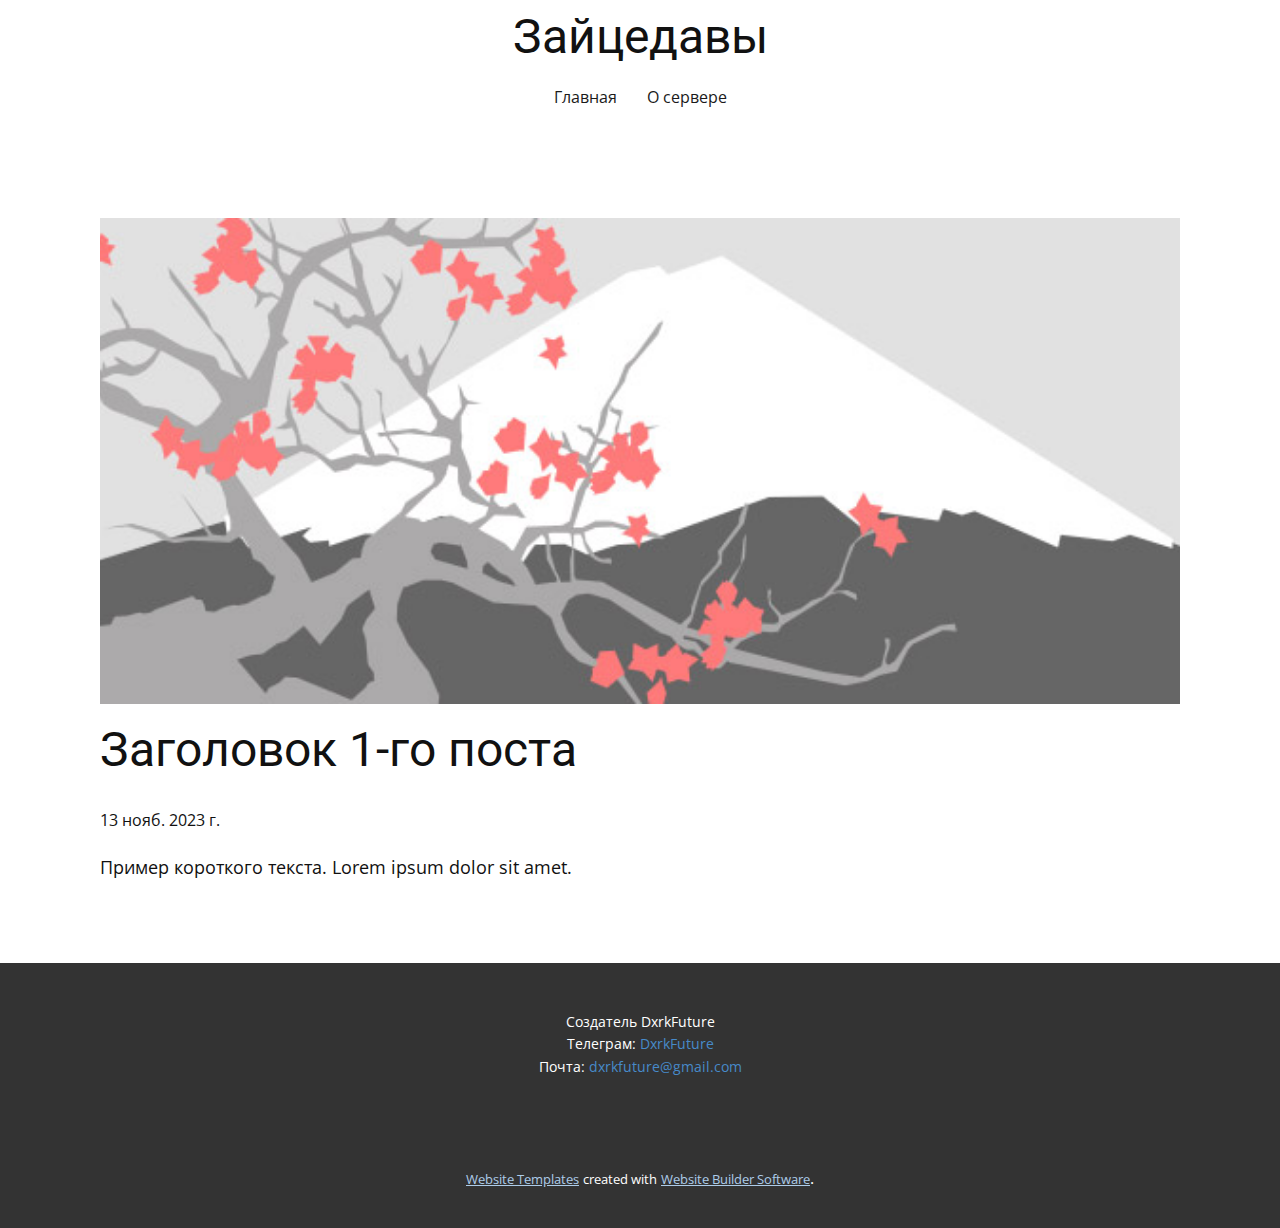
<file: blog/пост.html>
<!DOCTYPE html>
<html style="font-size: 16px;" lang="ru"><head>
    <meta name="viewport" content="width=device-width, initial-scale=1.0">
    <meta charset="utf-8">
    <meta name="keywords" content="Заголовок 1-го поста">
    <meta name="description" content="">
    <title>Заголовок 1-го поста</title>
    <link rel="stylesheet" href="../nicepage.css" media="screen">
<link rel="stylesheet" href="../Post-Template.css" media="screen">
    <script class="u-script" type="text/javascript" src="../jquery-1.9.1.min.js" defer=""></script>
    <script class="u-script" type="text/javascript" src="../nicepage.js" defer=""></script>
    <meta name="generator" content="Nicepage 5.21.10, nicepage.com">
    <link id="u-theme-google-font" rel="stylesheet" href="https://fonts.googleapis.com/css?family=Roboto:100,100i,300,300i,400,400i,500,500i,700,700i,900,900i|Open+Sans:300,300i,400,400i,500,500i,600,600i,700,700i,800,800i">
    
    
    
    <script type="application/ld+json">{
		"@context": "http://schema.org",
		"@type": "Organization",
		"name": "Dxrk Future"
}</script>
    <meta name="theme-color" content="#478ac9">
  <meta data-intl-tel-input-cdn-path="intlTelInput/"></head>
  <body data-path-to-root="./" data-include-products="false" class="u-body u-xl-mode" data-lang="ru"><header class="u-clearfix u-header" id="sec-9076"><div class="u-clearfix u-sheet u-valign-middle u-sheet-1">
        <h2 class="u-text u-text-default u-text-1"> Зайцедавы</h2>
        <nav class="u-menu u-menu-one-level u-offcanvas u-menu-1">
          <div class="menu-collapse">
            <a class="u-button-style u-nav-link" href="#">
              <svg class="u-svg-link" viewBox="0 0 24 24"><use xlink:href="#menu-hamburger"></use></svg>
              <svg class="u-svg-content" version="1.1" id="menu-hamburger" viewBox="0 0 16 16" x="0px" y="0px" xmlns:xlink="http://www.w3.org/1999/xlink" xmlns="http://www.w3.org/2000/svg"><g><rect y="1" width="16" height="2"></rect><rect y="7" width="16" height="2"></rect><rect y="13" width="16" height="2"></rect>
</g></svg>
            </a>
          </div>
          <div class="u-custom-menu u-nav-container">
            <ul class="u-nav u-spacing-30 u-unstyled u-nav-1"><li class="u-nav-item"><a class="u-border-2 u-border-active-palette-1-base u-border-hover-palette-1-light-1 u-border-no-left u-border-no-right u-border-no-top u-button-style u-nav-link u-text-active-grey-90 u-text-grey-90 u-text-hover-grey-90" href="../Главная.html" style="padding: 10px 0px;">Главная</a>
</li><li class="u-nav-item"><a class="u-border-2 u-border-active-palette-1-base u-border-hover-palette-1-light-1 u-border-no-left u-border-no-right u-border-no-top u-button-style u-nav-link u-text-active-grey-90 u-text-grey-90 u-text-hover-grey-90" href="../О-сервере.html" style="padding: 10px 0px;">О сервере</a>
</li></ul>
          </div>
          <div class="u-custom-menu u-nav-container-collapse">
            <div class="u-black u-container-style u-inner-container-layout u-opacity u-opacity-95 u-sidenav">
              <div class="u-inner-container-layout u-sidenav-overflow">
                <div class="u-menu-close"></div>
                <ul class="u-align-center u-nav u-popupmenu-items u-unstyled u-nav-2"><li class="u-nav-item"><a class="u-button-style u-nav-link" href="../Главная.html">Главная</a>
</li><li class="u-nav-item"><a class="u-button-style u-nav-link" href="../О-сервере.html">О сервере</a>
</li></ul>
              </div>
            </div>
            <div class="u-black u-menu-overlay u-opacity u-opacity-70"></div>
          </div>
        </nav>
      </div></header>
    <section class="u-align-center u-clearfix u-section-1" id="sec-7d37">
      <div class="u-clearfix u-sheet u-valign-middle-md u-valign-middle-sm u-valign-middle-xs u-sheet-1"><!--post_details--><!--post_details_options_json--><!--{"source":""}--><!--/post_details_options_json--><!--blog_post-->
        <div class="u-container-style u-expanded-width u-post-details u-post-details-1">
          <div class="u-container-layout u-valign-middle u-container-layout-1"><!--blog_post_image-->
            <img alt="" class="u-blog-control u-expanded-width u-image u-image-default u-image-1" src="../images/0fd3416c.jpeg"><!--/blog_post_image--><!--blog_post_header-->
            <h2 class="u-blog-control u-text u-text-1">Заголовок 1-го поста</h2><!--/blog_post_header--><!--blog_post_metadata-->
            <div class="u-blog-control u-metadata u-metadata-1"><!--blog_post_metadata_date-->
              <span class="u-meta-date u-meta-icon">13 нояб. 2023 г.</span><!--/blog_post_metadata_date--><!--blog_post_metadata_category-->
              <!--/blog_post_metadata_category--><!--blog_post_metadata_comments-->
              <!--/blog_post_metadata_comments-->
            </div><!--/blog_post_metadata--><!--blog_post_content-->
            <div class="u-align-justify u-blog-control u-post-content u-text u-text-2 fr-view">
  Пример короткого текста. Lorem ipsum dolor sit amet.
  </div><!--/blog_post_content-->
          </div>
        </div><!--/blog_post--><!--/post_details-->
      </div>
    </section>
    
    
    
    <footer class="u-align-center u-clearfix u-footer u-grey-80 u-footer" id="sec-3698"><div class="u-clearfix u-sheet u-sheet-1">
        <p class="u-small-text u-text u-text-variant u-text-1">Создатель DxrkFuture<br>Телеграм: <a href="https://t.me/DxrkFuture" class="u-active-none u-border-none u-btn u-button-link u-button-style u-hover-none u-none u-text-palette-1-base u-btn-1" target="_blank">DxrkFuture</a>
          <br>Почта: <a href="../mailto:dxrkfuture@gmail.com?subject=%D0%A1%D0%BE%D0%BE%D0%B1%D1%89%D0%B5%D0%BD%D0%B8%D0%B5%20%D0%BE%20%D0%BF%D1%80%D0%BE%D0%B1%D0%BB%D0%B5%D0%BC%D0%B5" class="u-active-none u-border-none u-btn u-button-link u-button-style u-hover-none u-none u-text-palette-1-base u-btn-2">dxrkfuture@gmail.com</a>
          <br>
        </p>
      </div></footer>
    <section class="u-backlink u-clearfix u-grey-80">
      <a class="u-link" href="https://nicepage.com/website-templates" target="_blank">
        <span>Website Templates</span>
      </a>
      <p class="u-text">
        <span>created with</span>
      </p>
      <a class="u-link" href="" target="_blank">
        <span>Website Builder Software</span>
      </a>. 
    </section>
  
</body></html>
</file>
